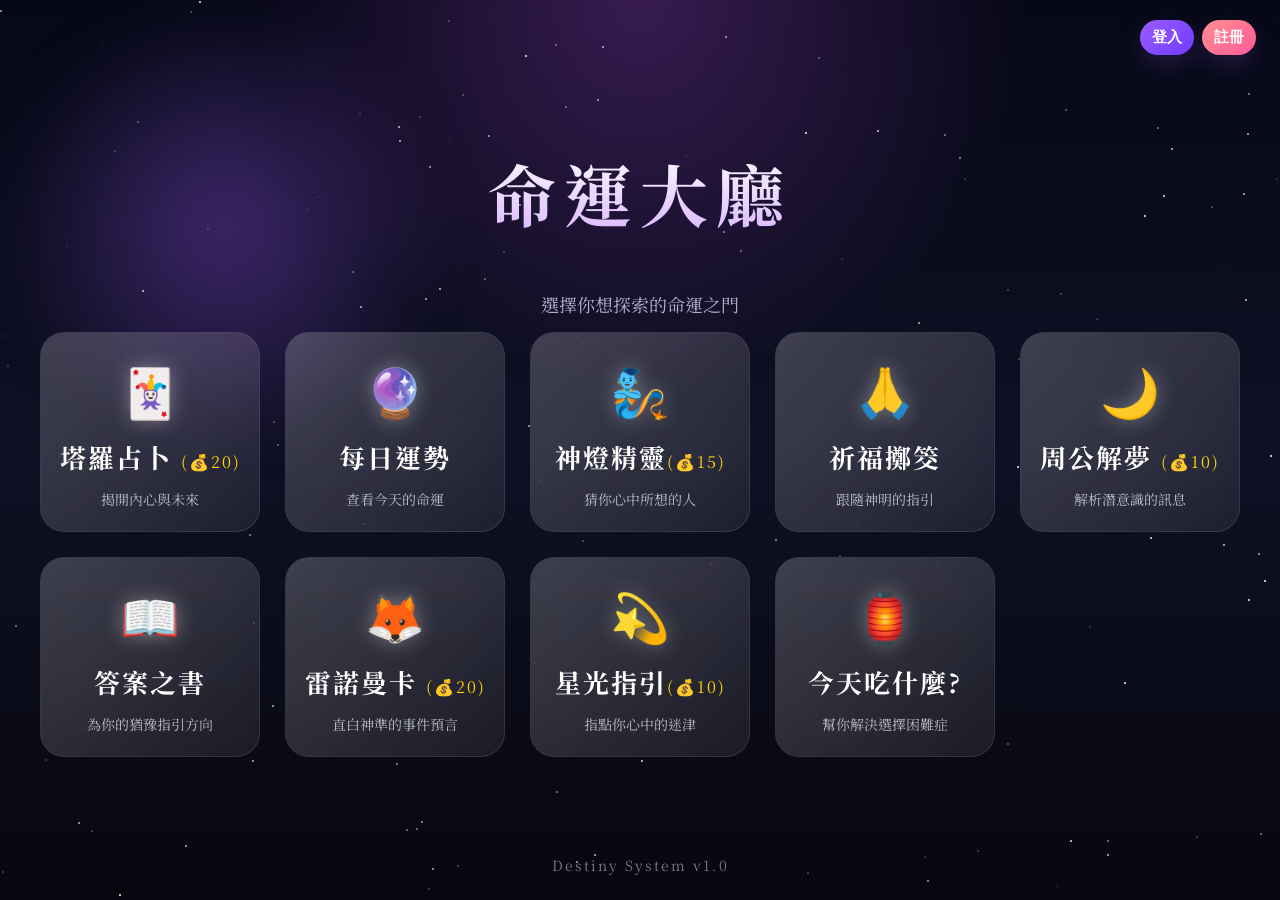
<file: templates/index.html>
<!DOCTYPE html>
<html lang="zh-Hant">

<head>
    <meta charset="UTF-8">
    <meta name="viewport" content="width=device-width, initial-scale=1.0">
    <title>命運大廳</title>

    <!-- 字體 -->
    <link rel="preconnect" href="https://fonts.googleapis.com">
    <link rel="preconnect" href="https://fonts.gstatic.com" crossorigin>
    <link href="https://fonts.googleapis.com/css2?family=Noto+Serif+TC:wght@400;600;700&display=swap"
        rel="stylesheet">
    <link rel="stylesheet" href="/static/css/style.css">
</head>

<body>

    <!-- 星空 -->
    <div class="stars" id="stars"></div>

    <!-- 發光背景 -->
    <div class="orb"></div>

    <!-- 右上角認證按鈕群組 -->
    <div class="auth-top-group">
        <!-- 未登入時顯示的按鈕 -->
        <button id="loginTopBtn" class="auth-top-btn" onclick="window.location.href='/auth'">登入</button>
        <button id="registerTopBtn" class="auth-top-btn auth-register-btn" onclick="window.location.href='/auth'">註冊</button>
        
        <!-- 登入後顯示的頭像下拉選單 -->
        <div id="avatarDropdown" class="avatar-dropdown-container" style="display:none;">
            <!-- 頭像按鈕，點擊可展開下拉式選單 -->
            <button class="avatar-btn" onclick="toggleAvatarMenu()">
                <!-- 頭像圖片 -->
                <img id="avatarImg" class="avatar-img" src="data:image/svg+xml,%3Csvg xmlns='http://www.w3.org/2000/svg' viewBox='0 0 100 100'%3E%3Ccircle cx='50' cy='35' r='25' fill='%23aa78ff'/%3E%3Cellipse cx='50' cy='70' rx='35' ry='30' fill='%23aa78ff'/%3E%3C/svg%3E" alt="用戶頭像">
                <!-- 下拉箭頭 -->
                <span class="avatar-arrow">▼</span>
            </button>
            
            <!-- 下拉式選單 -->
            <div id="avatarMenu" class="avatar-menu" style="display:none;">
                <!-- 頭像更改區域 -->
                <div class="menu-section avatar-upload-section">
                    <div class="avatar-upload-label">更改頭像</div>
                    <input type="file" id="avatarFileInput" class="avatar-file-input" accept="image/*" onchange="handleAvatarUpload(event)">
                    <label for="avatarFileInput" class="avatar-upload-btn">選擇圖片</label>
                </div>
                
                <!-- 用戶資訊區域 -->
                <div class="menu-section user-info-section">
                    <div class="menu-item"><strong>姓名：</strong><span id="dropdownUserName"></span></div>
                    <div class="menu-item"><strong>電子郵件：</strong><span id="dropdownUserEmail"></span></div>
                    <div class="menu-item"><strong>註冊日期：</strong><span id="dropdownUserRegistered"></span></div>
                </div>

                <!--日歷-->
                <div class="menu-section">
                    <div style="font-weight:bold;margin-bottom:10px;">
                        📅 本月運勢
                    </div>
                    <div id="userFortuneCalendar"></div>
                    <div id="fortuneRadar" style="width:280px;height:280px;margin-top:15px;">
                    </div>
                </div>
                
                <!-- 元智幣區域 -->
                <div class="menu-section coin-section">
                    <div class="coin-display">
                        <div class="coin-title">剩餘元智幣</div>
                        <div class="coin-value" id="dropdownUserBalance">0</div>
                    </div>
                    <button class="coin-earn-btn" onclick="window.location.href='/rpg'">看廣告拿幣</button>
                </div>
                
                <!-- 登出按鈕 -->
                <div class="menu-section logout-section">
                    <button class="logout-menu-btn" onclick="logout()">登出</button>
                </div>
            </div>
        </div>
    </div>

    <div id="userModal" class="user-modal-overlay" style="display:none;">
        <div class="user-modal-card">
            <div class="user-modal-header">
                <h2>使用者資訊</h2>
                <button class="modal-close-btn" onclick="toggleUserModal()">×</button>
            </div>
            <div class="user-modal-body">
                <div class="user-info-row"><strong>姓名：</strong><span id="modalUserName"></span></div>
                <div class="user-info-row"><strong>電子郵件：</strong><span id="modalUserEmail"></span></div>
                <div class="user-info-row"><strong>註冊時間：</strong><span id="modalUserRegistered"></span></div>
            </div>
            <div class="user-coin-box">
                <div>
                    <div class="coin-title">剩餘元智幣</div>
                    <div class="coin-value" id="modalUserBalance">0</div>
                </div>
                <button class="coin-action-btn" onclick="window.location.href='/rpg'">看廣告拿幣</button>
            </div>
        </div>
    </div>

    <!-- ===================== -->
    <!-- 大廳 -->
    <!-- ===================== -->

    <div class="container" id="lobbyPage">

        <div class="title">命運大廳</div>

        <div class="welcome-text" id="welcomeText"></div>

        <div class="subtitle">
            選擇你想探索的命運之門
        </div>

        <div class="menu-grid">

            <div class="card" onclick="window.location.href='/tarot'">
                <div class="card-content">
                    <div class="icon">🃏</div>
                    <h2>塔羅占卜 <span style="font-size: 16px; color: #ffd700; font-weight: normal;">(💰20)</span></h2>
                    <p>揭開內心與未來</p>
                </div>
            </div>

            <div class="card" onclick="window.location.href='/fortune'">

                <div class="card-content">

                    <div class="icon">🔮</div>

                    <h2>每日運勢</h2>

                    <p>查看今天的命運</p>

                </div>

            </div>

            <div class="card" onclick="window.location.href='/ai'">

                <div class="card-content">

                    <div class="icon">🧞</div>

                    <h2>神燈精靈<span style="font-size: 16px; color: #ffd700; font-weight: normal;">(💰15)</span></h2>

                    <p>猜你心中所想的人</p>

                </div>

            </div>

            <div class="card" onclick="window.location.href='/jiao'">

                <div class="card-content">

                    <div class="icon">🙏</div>

                    <h2>祈福擲筊</h2>

                    <p>跟隨神明的指引</p>

                </div>

            </div>

            <div class="card" onclick="window.location.href='/dream'">
                <div class="card-content">
                    <div class="icon">🌙</div>
                    <h2>周公解夢 <span style="font-size: 16px; color: #ffd700; font-weight: normal;">(💰10)</span></h2>
                    <p>解析潛意識的訊息</p>
                </div>
            </div>

            <div class="card" onclick="window.location.href='/answerbook'">
                <div class="card-content">
                    <div class="icon">📖</div>
                    <h2>答案之書</h2>
                    <p>為你的猶豫指引方向</p>
                </div>
            </div>

            <div class="card" onclick="window.location.href='/lenormand'">
                <div class="card-content">
                    <div class="icon">🦊</div>
                    <h2>雷諾曼卡 <span style="font-size: 16px; color: #ffd700; font-weight: normal;">(💰20)</span></h2>
                    <p>直白神準的事件預言</p>
                </div>
            </div>

            <div class="card" onclick="window.location.href='/guidance'">
                <div class="card-content">
                    <div class="icon">💫</div>
                    <h2>星光指引<span style="font-size: 16px; color: #ffd700; font-weight: normal;">(💰10)</span></h2>
                    <p>指點你心中的迷津</p>
                </div>
            </div>

            <div class="card" onclick="window.location.href='/food'">
                <div class="card-content">
                    <div class="icon">🏮</div>
                    <h2>今天吃什麼?</h2>
                    <p>幫你解決選擇困難症</p>
                </div>
            </div>

        </div>

        <div class="bottom-text">
            Destiny System v1.0
        </div>

    </div>

    <script src="/static/js/data.js"></script>
    <script src="/static/js/main.js"></script>

    <script src="/static/js/auth.js"></script>
    <script src="/static/js/rpg.js"></script>
    <script src="/static/js/tarot.js"></script>
    <script src="/static/js/genie.js"></script>
    <script src="/static/js/jiao.js"></script>
    <script src="/static/js/dream.js"></script>
    <script src="/static/js/answerbook.js"></script>
    <script src="/static/js/lenormand.js"></script>

    <script src="https://cdn.plot.ly/plotly-latest.min.js"></script>
    <script src="/static/js/fortune.js"></script>
</body>
</html>
</file>
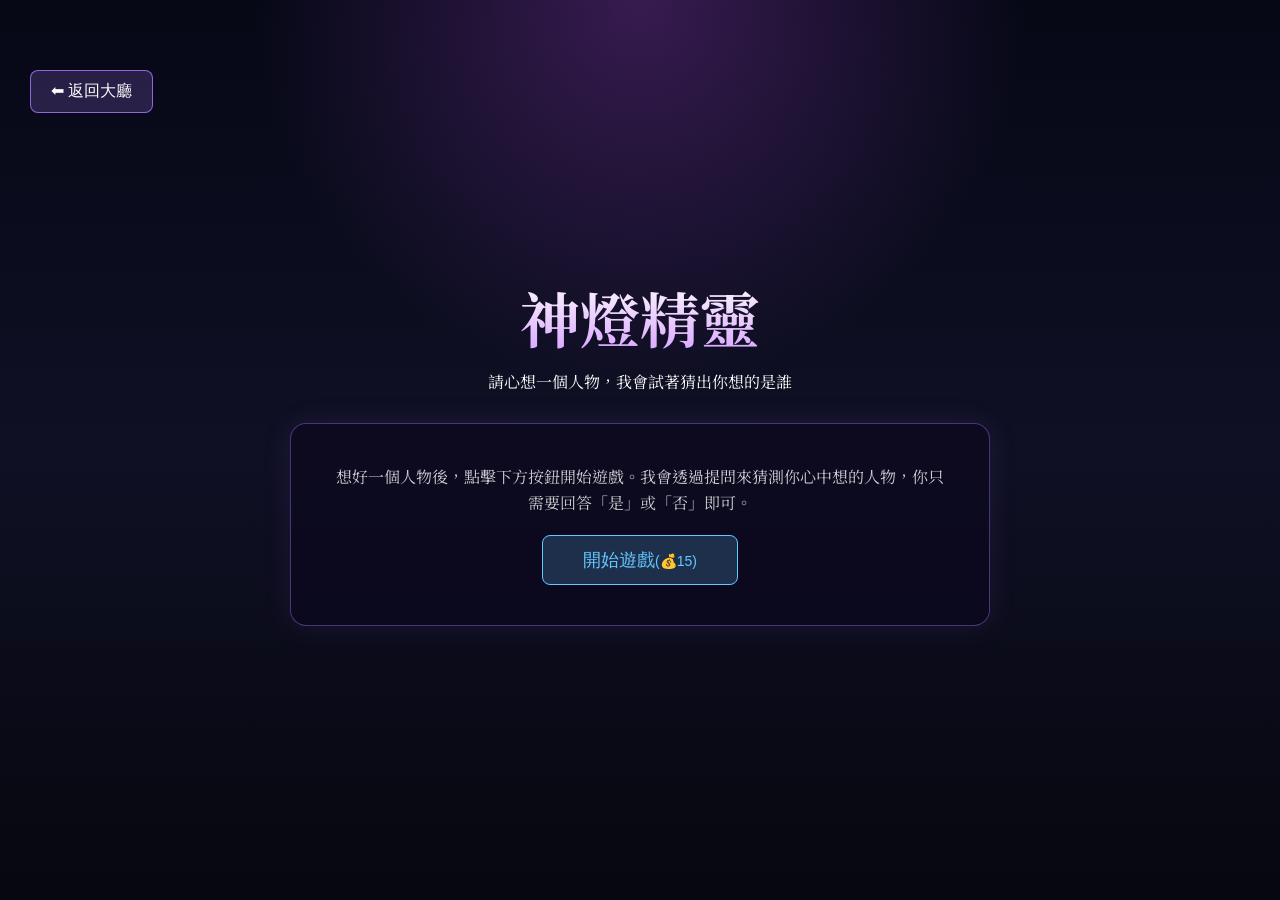
<file: templates/ai.html>
<!-- ===================== -->
    <!-- 神燈精靈頁面 -->
    <!-- ===================== -->

<!DOCTYPE html>
<html lang="zh-Hant">
<head>
    <meta charset="UTF-8">
    <meta name="viewport" content="width=device-width, initial-scale=1.0">
    <title>神燈精靈 - 命運大廳</title>

    <link rel="preconnect" href="https://fonts.googleapis.com">
    <link rel="preconnect" href="https://fonts.gstatic.com" crossorigin>
    <link href="https://fonts.googleapis.com/css2?family=Noto+Serif+TC:wght@400;600;700&display=swap" rel="stylesheet">
    
    <link rel="stylesheet" href="/static/css/style.css">
</head>

<body>
    <div id="geniePage" style="display: flex; min-height: 100vh; flex-direction: column; justify-content: center; align-items: center; position: relative; z-index: 10; padding: 20px; box-sizing: border-box;">
        <h1 class="fortune-title" style="margin-bottom: 10px; z-index: 5; color: white;">
            神燈精靈
        </h1>
        <p class="fortune-subtitle" id="genieSubtitle" style="margin-bottom: 30px; z-index: 5; color: white;">
            請心想一個人物，我會試著猜出你想的是誰
        </p>

        <div style="background: rgba(12, 8, 30, 0.6); padding: 40px; border-radius: 16px; border: 1px solid rgba(170, 120, 255, 0.4); max-width: 700px; width: 90%; text-align: center; z-index: 5; box-shadow: 0 0 30px rgba(170, 120, 255, 0.1);">
            
            <!-- 遊戲開始區域 -->
            <div id="genieStartArea" style="display: flex; flex-direction: column; align-items: center; gap: 20px;">
                <p style="color: rgba(255, 255, 255, 0.8); font-size: 16px; line-height: 1.6;">
                    想好一個人物後，點擊下方按鈕開始遊戲。我會透過提問來猜測你心中想的人物，你只需要回答「是」或「否」即可。
                </p>
                <button onclick="startGenieGame()" style="background: rgba(100, 200, 255, 0.2); border: 1px solid #64c8ff; color: #64c8ff; padding: 12px 40px; border-radius: 8px; font-size: 18px; cursor: pointer; transition: 0.3s;">
                    開始遊戲<span style="font-size: 14px;">(💰15)</span>
                </button>
            </div>

            <!-- 遊戲進行區域 -->
            <div id="genieGameArea" style="display: none; flex-direction: column; align-items: center; gap: 20px;">
                
                <!-- 問題計數 -->
                <div style="color: rgba(255, 255, 255, 0.6); font-size: 14px;">
                    第 <span id="genieQuestionCount">1</span> / <span id="genieMaxQuestions">20</span> 個問題
                </div>

                <!-- 當前問題 -->
                <div id="genieCurrentQuestion" style="background: rgba(0, 0, 0, 0.5); padding: 20px; border-radius: 8px; border: 1px solid rgba(100, 200, 255, 0.3); width: 100%; font-size: 16px; color: rgba(255, 255, 255, 0.95); line-height: 1.6;">
                    正在初始化...
                </div>

                <!-- 回答按鈕 -->
                <div style="display: flex; gap: 20px; justify-content: center; width: 100%;">
                    <button onclick="answerGenie('YES')" id="genieYesBtn" style="background: rgba(100, 255, 100, 0.2); border: 1px solid #64ff64; color: #64ff64; padding: 12px 50px; border-radius: 8px; font-size: 18px; cursor: pointer; transition: 0.3s; flex: 1;">
                        是
                    </button>
                    <button onclick="answerGenie('NO')" id="genieNoBtn" style="background: rgba(255, 100, 100, 0.2); border: 1px solid #ff6464; color: #ff6464; padding: 12px 50px; border-radius: 8px; font-size: 18px; cursor: pointer; transition: 0.3s; flex: 1;">
                        否
                    </button>
                </div>

                <!-- Loading 狀態 -->
                <div id="genieLoading" style="display: none; color: #ffd700; font-style: italic; font-size: 16px;">
                     精靈正在思考... 
                </div>
            </div>

            <!-- 遊戲結果區域 -->
            <div id="genieResultArea" style="display: none; flex-direction: column; align-items: center; gap: 20px;">
                
                <div id="genieResultMessage" style="background: rgba(0, 0, 0, 0.5); padding: 25px; border-radius: 8px; border: 1px solid rgba(255, 215, 0, 0.3); font-size: 16px; color: rgba(255, 255, 255, 0.95); line-height: 1.8; width: 100%;">
                </div>

                <button onclick="resetGenieGame()" style="background: rgba(170, 120, 255, 0.2); border: 1px solid rgba(170, 120, 255, 0.8); color: rgba(170, 120, 255, 0.9); padding: 12px 30px; border-radius: 8px; cursor: pointer; transition: 0.3s; font-size: 16px;">
                    🔄 再來一次
                </button>
            </div>
        </div>

        <button class="back-btn" onclick="window.location.href='/'" style="position: absolute; top: 30px; left: 30px; z-index: 1000; background: rgba(170, 120, 255, 0.2); border: 1px solid rgba(170, 120, 255, 0.8); color: white; padding: 10px 20px; border-radius: 8px; cursor: pointer; font-size: 16px;">
            ⬅ 返回大廳
        </button>
    </div>

    <script src="/static/js/data.js"></script>
    <script src="/static/js/main.js"></script>
    <script src="/static/js/genie.js"></script>
</body>
</html>
</file>
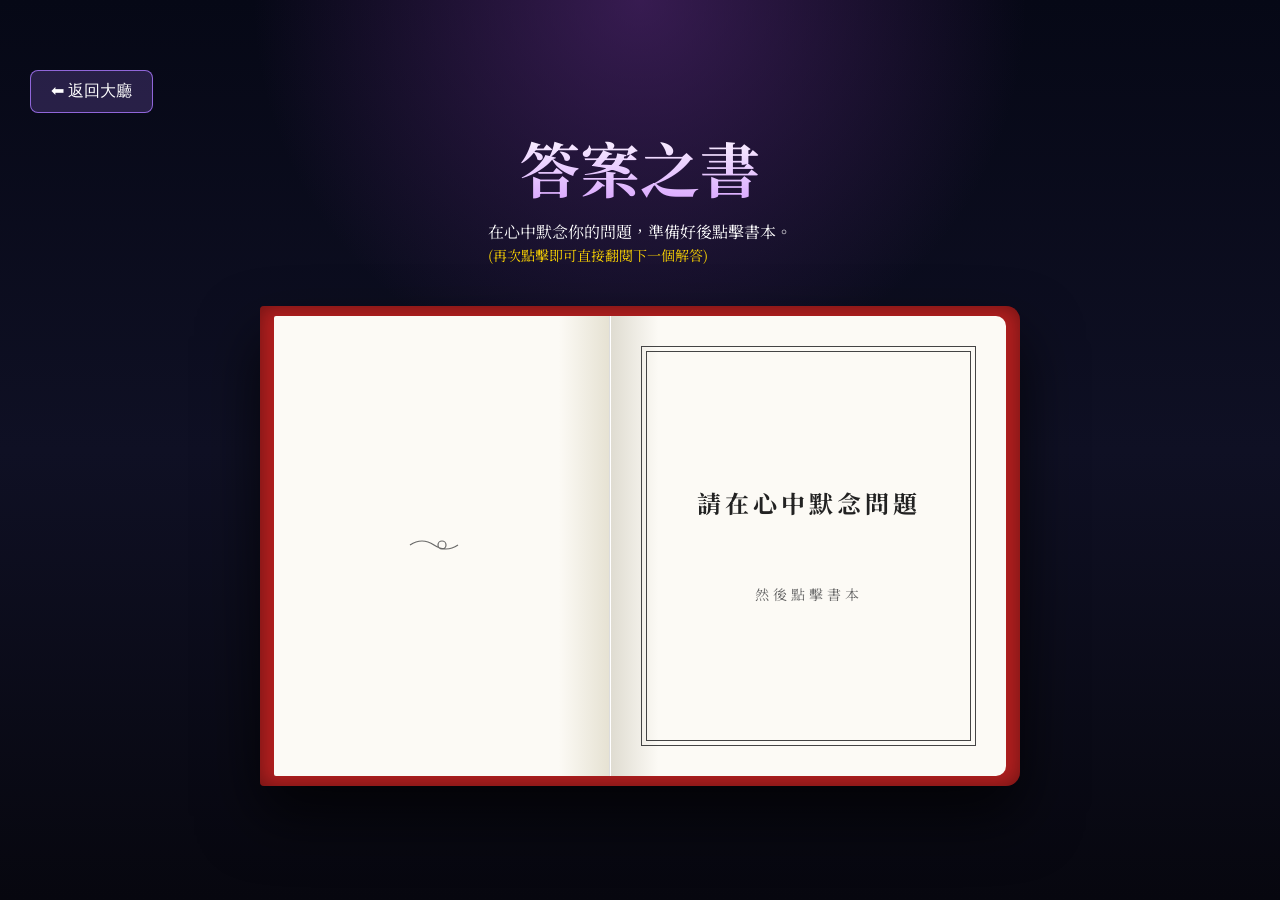
<file: templates/answerbook.html>
<!DOCTYPE html>
<html lang="zh-Hant">
<head>
    <meta charset="UTF-8">
    <meta name="viewport" content="width=device-width, initial-scale=1.0">
    <title>答案之書 - 命運大廳</title>

    <link rel="preconnect" href="https://fonts.googleapis.com">
    <link rel="preconnect" href="https://fonts.gstatic.com" crossorigin>
    <link href="https://fonts.googleapis.com/css2?family=Noto+Serif+TC:wght@400;600;700&display=swap" rel="stylesheet">
    
    <link rel="stylesheet" href="/static/css/style.css">
</head>

</body>
    <div id="answerBookPage" style="display: flex; min-height: 100vh; flex-direction: column; justify-content: center; align-items: center; position: relative; z-index: 10; padding: 20px; box-sizing: border-box;">
        <h1 class="fortune-title" style="margin-bottom: 10px; z-index: 5; color: white;">
        <h1 class="fortune-title" style="margin-bottom: 10px; z-index: 5; color: white;">
            答案之書
        </h1>
        <p class="fortune-subtitle" style="margin-bottom: 40px; z-index: 5; color: white;">
            在心中默念你的問題，準備好後點擊書本。<br>
            <span style="color: #ffd700; font-size: 14px;">(再次點擊即可直接翻閱下一個解答)</span>
        </p>

        <div class="open-book-wrapper" onclick="flipBook()">
            <div class="book-cover">
                
                <div class="page page-left">
                    <div class="page-ornament">
                        <svg viewBox="0 0 100 20" width="80">
                            <path fill="none" stroke="#444" stroke-width="1.5" d="M10,10 Q25,0 40,10 T70,10 M50,5 A5,5 0 1,1 50,15 A5,5 0 1,1 50,5"></path>
                        </svg>
                    </div>
                </div>
                
                <div class="page page-right">
                    <div class="page-border">
                        <div id="answerResult" class="answer-text">
                            請點擊書本<br><br>
                            <span style="font-size: 14px; font-weight: normal; color: #666;">尋找解答</span>
                        </div>
                    </div>
                </div>

                <div id="flippingPage" class="flipping-page">
                    <div class="page-border"></div>
                </div>

            </div>
        </div>

        <button class="back-btn" onclick="window.location.href='/'" style="position: absolute; top: 30px; left: 30px; z-index: 1000; background: rgba(170, 120, 255, 0.2); border: 1px solid rgba(170, 120, 255, 0.8); color: white; padding: 10px 20px; border-radius: 8px; cursor: pointer; font-size: 16px;">
            ⬅ 返回大廳
        </button>
    </div>

        <script src="/static/js/data.js"></script>
        <script src="/static/js/main.js"></script>
        <script src="/static/js/answerbook.js"></script>
</body>
</html>
</file>
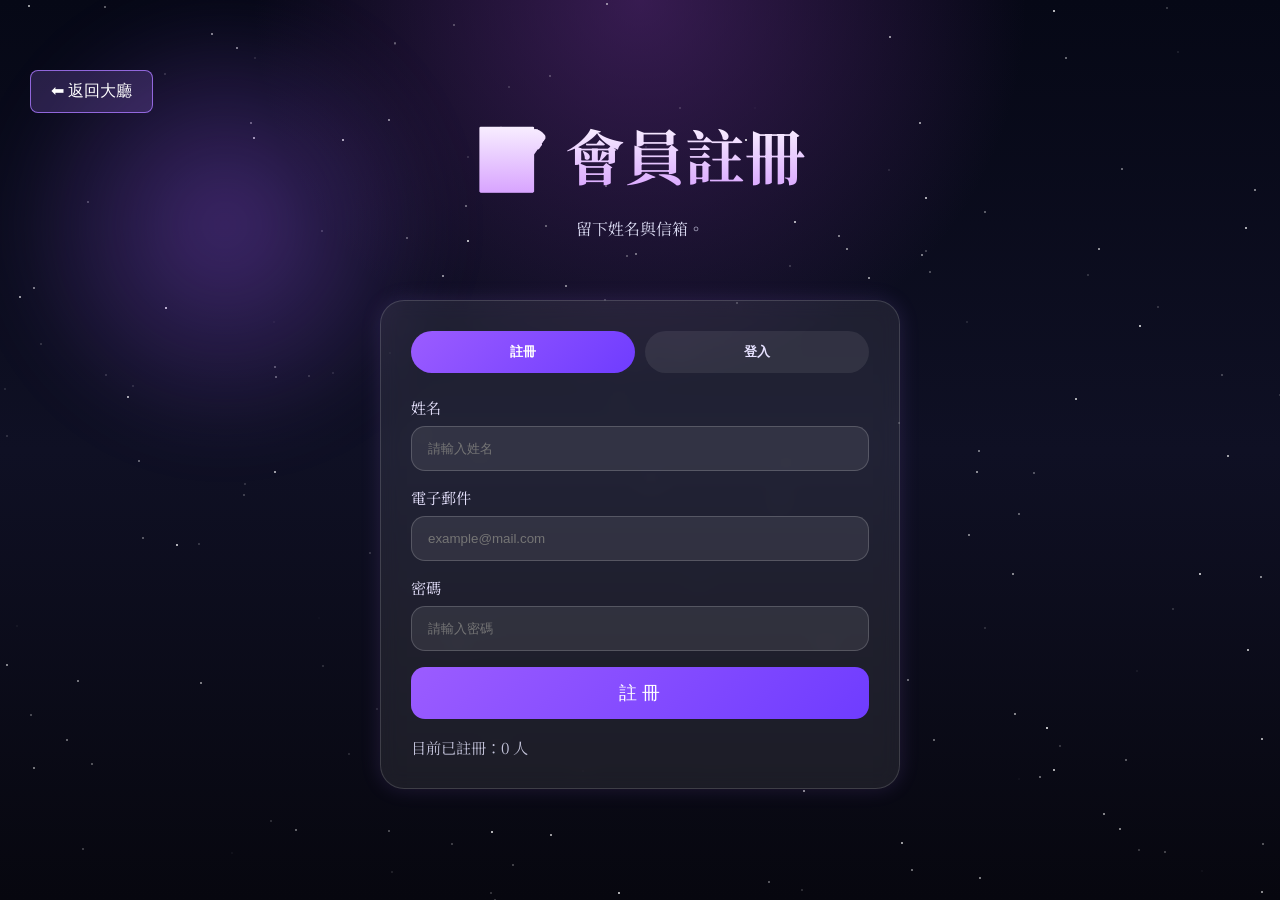
<file: templates/auth.html>
<!DOCTYPE html>
<html lang="zh-Hant">
<head>
    <meta charset="UTF-8">
    <meta name="viewport" content="width=device-width, initial-scale=1.0">
    <title>會員登入 - 命運大廳</title>
    <link rel="preconnect" href="https://fonts.googleapis.com">
    <link rel="preconnect" href="https://fonts.gstatic.com" crossorigin>
    <link href="https://fonts.googleapis.com/css2?family=Noto+Serif+TC:wght@400;600;700&display=swap" rel="stylesheet">
    <link rel="stylesheet" href="/static/css/style.css">
</head>
<body>
    <div class="stars" id="stars"></div>
    <div class="orb"></div>

    <div style="display: flex; min-height: 100vh; flex-direction: column; justify-content: center; align-items: center; position: relative; z-index: 10; padding: 20px;">
        
        <h1 class="fortune-title" id="authTitle">📝 會員註冊</h1>
        <p class="fortune-subtitle" id="authSubtitle">留下姓名與信箱。</p>

        <div class="register-card" style="position: relative; z-index: 5;">
            <div class="auth-tab-group">
                <button id="authTabRegister" class="auth-tab-btn auth-active" type="button" onclick="setAuthMode('register')">註冊</button>
                <button id="authTabLogin" class="auth-tab-btn" type="button" onclick="setAuthMode('login')">登入</button>
            </div>

            <form id="registerForm" class="register-form auth-form">
                <div class="form-group">
                    <label for="registerName">姓名</label>
                    <input id="registerName" name="name" type="text" placeholder="請輸入姓名" required>
                </div>
                <div class="form-group">
                    <label for="registerEmail">電子郵件</label>
                    <input id="registerEmail" name="email" type="email" placeholder="example@mail.com" required>
                </div>
                <div class="form-group">
                    <label for="registerPassword">密碼</label>
                    <input id="registerPassword" name="password" type="password" placeholder="請輸入密碼" required>
                </div>
                <button type="submit" class="submit-btn">註 冊</button>
            </form>

            <form id="loginForm" class="register-form auth-form" style="display:none;">
                <div class="form-group">
                    <label for="loginEmail">電子郵件</label>
                    <input id="loginEmail" name="email" type="email" placeholder="example@mail.com" required>
                </div>
                <div class="form-group">
                    <label for="loginPassword">密碼</label>
                    <input id="loginPassword" name="password" type="password" placeholder="請輸入密碼" required>
                </div>
                <button type="submit" class="submit-btn">登入</button>
            </form>

            <div class="register-meta" id="registerMeta">
                目前已註冊：<span id="registeredCount">0</span> 人
            </div>

            <div class="register-alert" id="registerAlert"></div>
            <div class="register-alert" id="loginAlert"></div>
        </div>

        <button class="back-btn" onclick="window.location.href='/'" style="position: absolute; top: 30px; left: 30px; z-index: 1000; background: rgba(170, 120, 255, 0.2); border: 1px solid rgba(170, 120, 255, 0.8); color: white; padding: 10px 20px; border-radius: 8px; cursor: pointer; font-size: 16px;">
            ⬅ 返回大廳
        </button>
    </div>

    <script src="/static/js/data.js"></script>
    <script src="/static/js/main.js"></script>
</body>
</html>
</file>
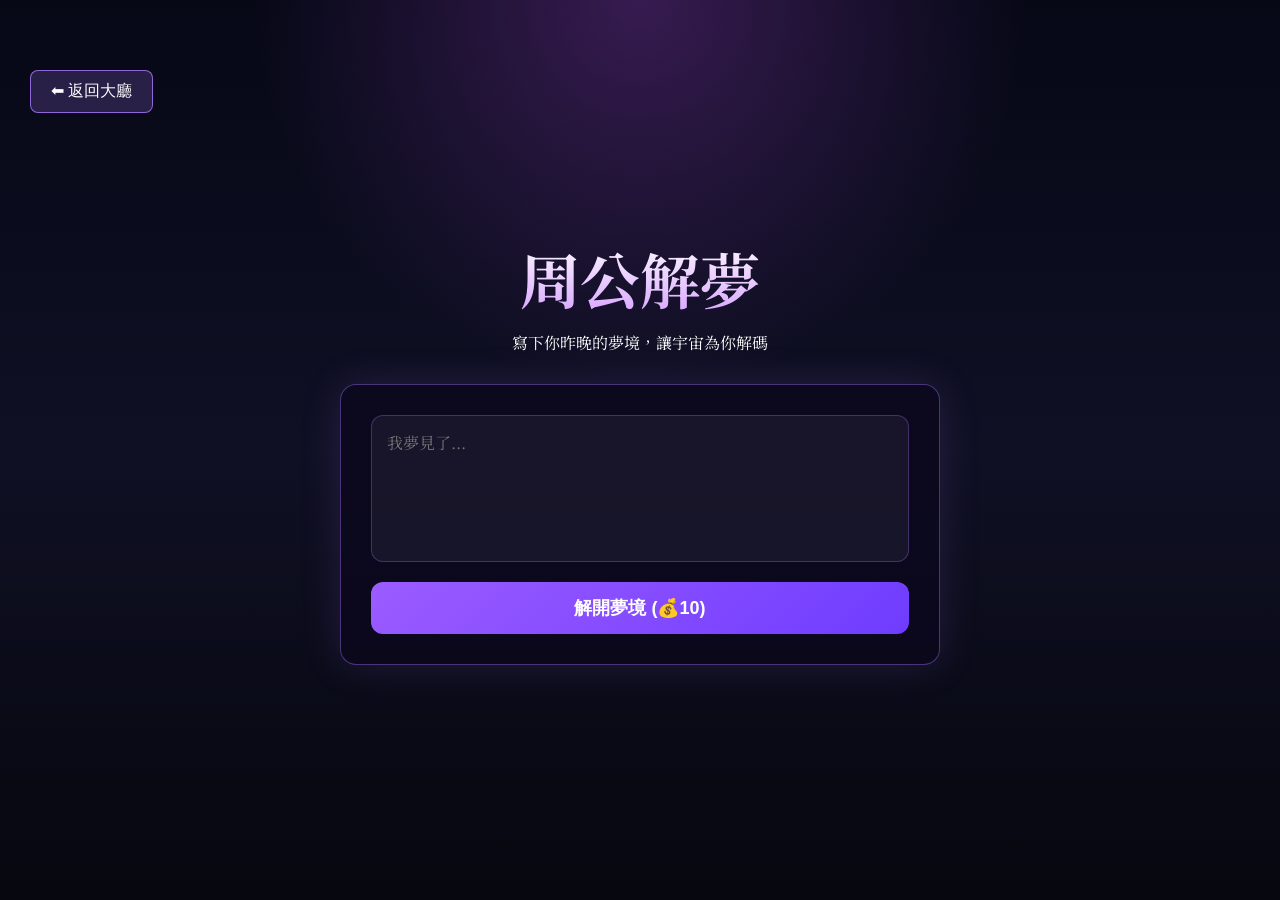
<file: templates/dream.html>
<!-- 2. 解夢專屬頁面 -->
<!DOCTYPE html>
<html lang="zh-Hant">
<head>
    <meta charset="UTF-8">
    <meta name="viewport" content="width=device-width, initial-scale=1.0">
    <title>周公解夢 - 命運大廳</title>

    <link rel="preconnect" href="https://fonts.googleapis.com">
    <link rel="preconnect" href="https://fonts.gstatic.com" crossorigin>
    <link href="https://fonts.googleapis.com/css2?family=Noto+Serif+TC:wght@400;600;700&display=swap" rel="stylesheet">
    
    <link rel="stylesheet" href="/static/css/style.css">
</head>

</body>
    <div id="dreamPage" style="display: flex; min-height: 100vh; flex-direction: column; justify-content: center; align-items: center; position: relative; z-index: 10; padding: 20px; box-sizing: border-box;">
        <h1 class="fortune-title" style="margin-bottom: 10px; z-index: 5; color: white;">
            周公解夢
        </h1>
        <p class="fortune-subtitle" style="margin-bottom: 30px; z-index: 5; color: white;">
            寫下你昨晚的夢境，讓宇宙為你解碼
        </p>

        <div style="background: rgba(12, 8, 30, 0.7); padding: 30px; border-radius: 16px; border: 1px solid rgba(170, 120, 255, 0.4); max-width: 600px; width: 90%; z-index: 5; box-shadow: 0 0 40px rgba(170, 120, 255, 0.15); display: flex; flex-direction: column; gap: 20px;">
            
            <textarea id="dreamInput" placeholder="我夢見了..." rows="5" style="width: 100%; padding: 15px; border-radius: 12px; background: rgba(255, 255, 255, 0.05); border: 1px solid rgba(170, 120, 255, 0.3); color: white; font-size: 16px; outline: none; resize: none; font-family: inherit;"></textarea>

            <button id="submitDreamBtn" onclick="analyzeDream()" style="background: linear-gradient(135deg, #9b5cff, #6f3cff); border: none; color: white; padding: 14px; border-radius: 12px; font-size: 18px; font-weight: bold; cursor: pointer; transition: 0.3s; width: 100%;">
                解開夢境 (💰10)
            </button>

            <div id="dreamLoading" style="display: none; color: #d8b4ff; text-align: center; font-style: italic; font-size: 16px; padding: 10px;">
                🌙 潛意識連結中，請稍候...
            </div>

            <div id="dreamResult" style="display: none; font-size: 15px; color: rgba(255, 255, 255, 0.95); line-height: 1.8; background: rgba(0, 0, 0, 0.4); padding: 20px; border-radius: 12px; border: 1px solid rgba(170, 120, 255, 0.2); max-height: 300px; overflow-y: auto;">
            </div>
        </div>

        <button class="back-btn" onclick="window.location.href='/'" style="position: absolute; top: 30px; left: 30px; z-index: 1000; background: rgba(170, 120, 255, 0.2); border: 1px solid rgba(170, 120, 255, 0.8); color: white; padding: 10px 20px; border-radius: 8px; cursor: pointer; font-size: 16px;">
            ⬅ 返回大廳
        </button>
    </div>

    <script src="/static/js/data.js"></script>
    <script src="/static/js/main.js"></script>
    <script src="/static/js/dream.js"></script>
</body>
</html>
</file>
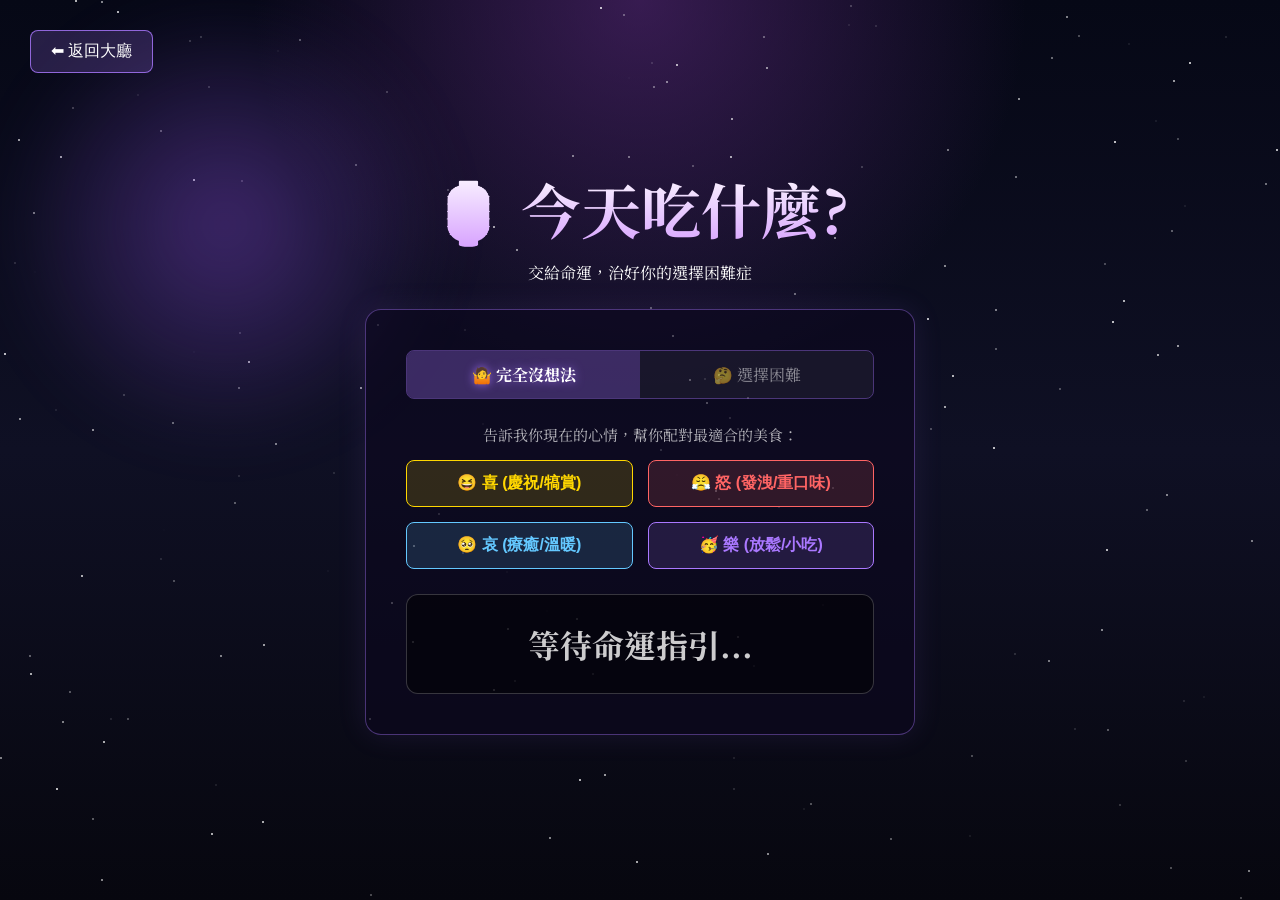
<file: templates/food.html>
<!DOCTYPE html>
<html lang="zh-Hant">
<head>
    <meta charset="UTF-8">
    <meta name="viewport" content="width=device-width, initial-scale=1.0">
    <title>今天吃什麼 - 命運大廳</title>

    <link rel="preconnect" href="https://fonts.googleapis.com">
    <link rel="preconnect" href="https://fonts.gstatic.com" crossorigin>
    <link href="https://fonts.googleapis.com/css2?family=Noto+Serif+TC:wght@400;600;700&display=swap" rel="stylesheet">
    
    <link rel="stylesheet" href="/static/css/style.css">
    
    <script src="https://code.jquery.com/jquery-3.7.1.min.js"></script>

    <style>
        .food-tab-btn {
            flex: 1;
            padding: 12px;
            background: rgba(255, 255, 255, 0.05);
            border: none;
            color: rgba(255, 255, 255, 0.5);
            font-size: 16px;
            cursor: pointer;
            transition: 0.3s;
            font-family: inherit;
        }
        .food-tab-btn.active {
            background: rgba(170, 120, 255, 0.3);
            color: white;
            font-weight: bold;
            text-shadow: 0 0 10px rgba(170, 120, 255, 0.8);
        }
    </style>
</head>

<body>
    <div class="stars" id="stars"></div>
    <div class="orb"></div>

    <div style="display: flex; min-height: 100vh; flex-direction: column; justify-content: center; align-items: center; position: relative; z-index: 10; padding: 20px; box-sizing: border-box;">
        
        <h1 class="fortune-title" style="margin-bottom: 10px; color: white;">
            🏮 今天吃什麼?
        </h1>
        <p class="fortune-subtitle" style="margin-bottom: 25px; color: white;">
            交給命運，治好你的選擇困難症
        </p>

        <div style="background: rgba(12, 8, 30, 0.6); padding: 40px; border-radius: 16px; border: 1px solid rgba(170, 120, 255, 0.4); max-width: 550px; width: 100%; text-align: center; box-shadow: 0 0 30px rgba(170, 120, 255, 0.1); box-sizing: border-box;">
            
            <div style="display: flex; border-radius: 8px; overflow: hidden; border: 1px solid rgba(170, 120, 255, 0.4); margin-bottom: 25px;">
                <button class="food-tab-btn active" data-target="mode-no-idea">🤷 完全沒想法</button>
                <button class="food-tab-btn" data-target="mode-hard-choice">🤔 選擇困難</button>
            </div>

            <div id="mode-no-idea" class="food-mode-section">
                <p style="color: rgba(255,255,255,0.7); font-size: 15px; margin-bottom: 15px;">告訴我你現在的心情，幫你配對最適合的美食：</p>
                <div style="display: grid; grid-template-columns: 1fr 1fr; gap: 15px; margin-bottom: 25px;">
                    <button class="mood-btn" data-mood="joy" style="background: rgba(255, 215, 0, 0.15); border: 1px solid #ffd700; color: #ffd700; padding: 12px; border-radius: 8px; cursor: pointer; font-size: 16px; font-weight: bold; transition: 0.3s;">
                        😆 喜 (慶祝/犒賞)
                    </button>
                    <button class="mood-btn" data-mood="anger" style="background: rgba(255, 100, 100, 0.15); border: 1px solid #ff6464; color: #ff6464; padding: 12px; border-radius: 8px; cursor: pointer; font-size: 16px; font-weight: bold; transition: 0.3s;">
                        😤 怒 (發洩/重口味)
                    </button>
                    <button class="mood-btn" data-mood="sorrow" style="background: rgba(100, 200, 255, 0.15); border: 1px solid #64c8ff; color: #64c8ff; padding: 12px; border-radius: 8px; cursor: pointer; font-size: 16px; font-weight: bold; transition: 0.3s;">
                        🥺 哀 (療癒/溫暖)
                    </button>
                    <button class="mood-btn" data-mood="fun" style="background: rgba(170, 120, 255, 0.15); border: 1px solid #aa78ff; color: #aa78ff; padding: 12px; border-radius: 8px; cursor: pointer; font-size: 16px; font-weight: bold; transition: 0.3s;">
                        🥳 樂 (放鬆/小吃)
                    </button>
                </div>
            </div>

            <div id="mode-hard-choice" class="food-mode-section" style="display: none;">
                <p style="color: rgba(255,255,255,0.7); font-size: 15px; margin-bottom: 15px;">輸入你正在猶豫的選項 (用逗號 , 分隔)：</p>
                <textarea id="customFoodList" style="width: 100%; height: 80px; background: rgba(0,0,0,0.3); border: 1px solid rgba(255,255,255,0.2); color: white; border-radius: 8px; padding: 15px; font-size: 15px; resize: none; outline: none; box-sizing: border-box; margin-bottom: 15px;">麥當勞, 肯德基, 巷口麵店, 健康餐盒</textarea>
                
                <button id="manualRollBtn" style="width: 100%; background: rgba(170, 120, 255, 0.2); border: 1px solid #aa78ff; color: white; padding: 12px; border-radius: 8px; cursor: pointer; font-size: 18px; font-weight: bold; transition: 0.3s; margin-bottom: 25px;">
                    幫我決定！
                </button>
            </div>

            <div id="foodResult" style="font-size: 32px; font-weight: bold; color: rgba(255,255,255,0.8); height: 100px; display: flex; align-items: center; justify-content: center; background: rgba(0,0,0,0.5); border-radius: 12px; border: 1px solid rgba(255,255,255,0.2); overflow: hidden;">
                等待命運指引...
            </div>
            
        </div>

        <button id="backToLobbyBtn" style="position: absolute; top: 30px; left: 30px; background: rgba(170, 120, 255, 0.2); border: 1px solid rgba(170, 120, 255, 0.8); color: white; padding: 10px 20px; border-radius: 8px; cursor: pointer; font-size: 16px;">
            ⬅ 返回大廳
        </button>
    </div>

    <script src="/static/js/data.js"></script>
    <script src="/static/js/main.js"></script>
    <script src="/static/js/food.js"></script>
</body>
</html>
</file>
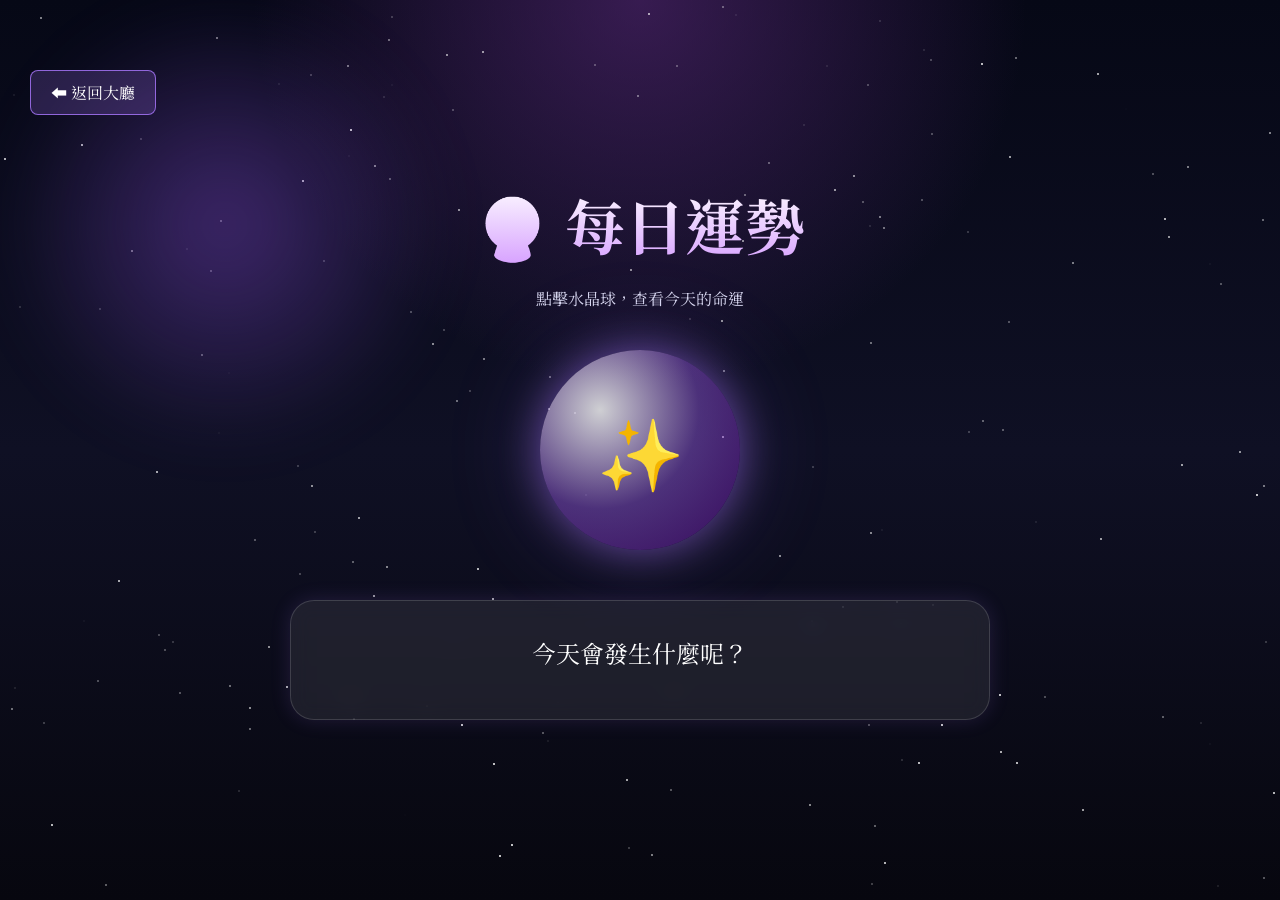
<file: templates/fortune.html>
<!-- ===================== -->
<!-- 每日運勢頁 -->
<!-- ===================== -->

<!DOCTYPE html>
<html lang="zh-Hant">

<head>
    <meta charset="UTF-8">
    <meta name="viewport" content="width=device-width, initial-scale=1.0">
    <title>每日運勢 - 命運大廳</title>

    <link rel="preconnect" href="https://fonts.googleapis.com">
    <link rel="preconnect" href="https://fonts.gstatic.com" crossorigin>
    <link href="https://fonts.googleapis.com/css2?family=Noto+Serif+TC:wght@400;600;700&display=swap" rel="stylesheet">
    <link rel="stylesheet" href="/static/css/style.css">
</head>

<body> <div class="stars" id="stars"></div>
    <div class="orb"></div>

    <div id="fortunePage" style="display: flex; flex-direction: column; align-items: center; justify-content: center; min-height: 100vh; position: relative; z-index: 10;">

        <h1 class="fortune-title">
            🔮 每日運勢
        </h1>

        <p class="fortune-subtitle">
            點擊水晶球，查看今天的命運
        </p>

        <div class="crystal-ball" onclick="getFortune()">
            ✨
        </div>

        <div class="fortune-result" id="fortuneResult">
            今天會發生什麼呢？
        </div>

        <button class="back-btn" onclick="window.location.href='/'" style="position: absolute; top: 30px; left: 30px; background: rgba(170, 120, 255, 0.2); border: 1px solid rgba(170, 120, 255, 0.8); color: white; padding: 10px 20px; border-radius: 8px; cursor: pointer; font-size: 16px; font-family: inherit; z-index: 20;">
            ⬅ 返回大廳
        </button>

    </div>

    <script src="/static/js/data.js"></script>
    <script src="/static/js/main.js"></script>
    <script src="/static/js/fortune.js"></script>

</body> </html>
</file>
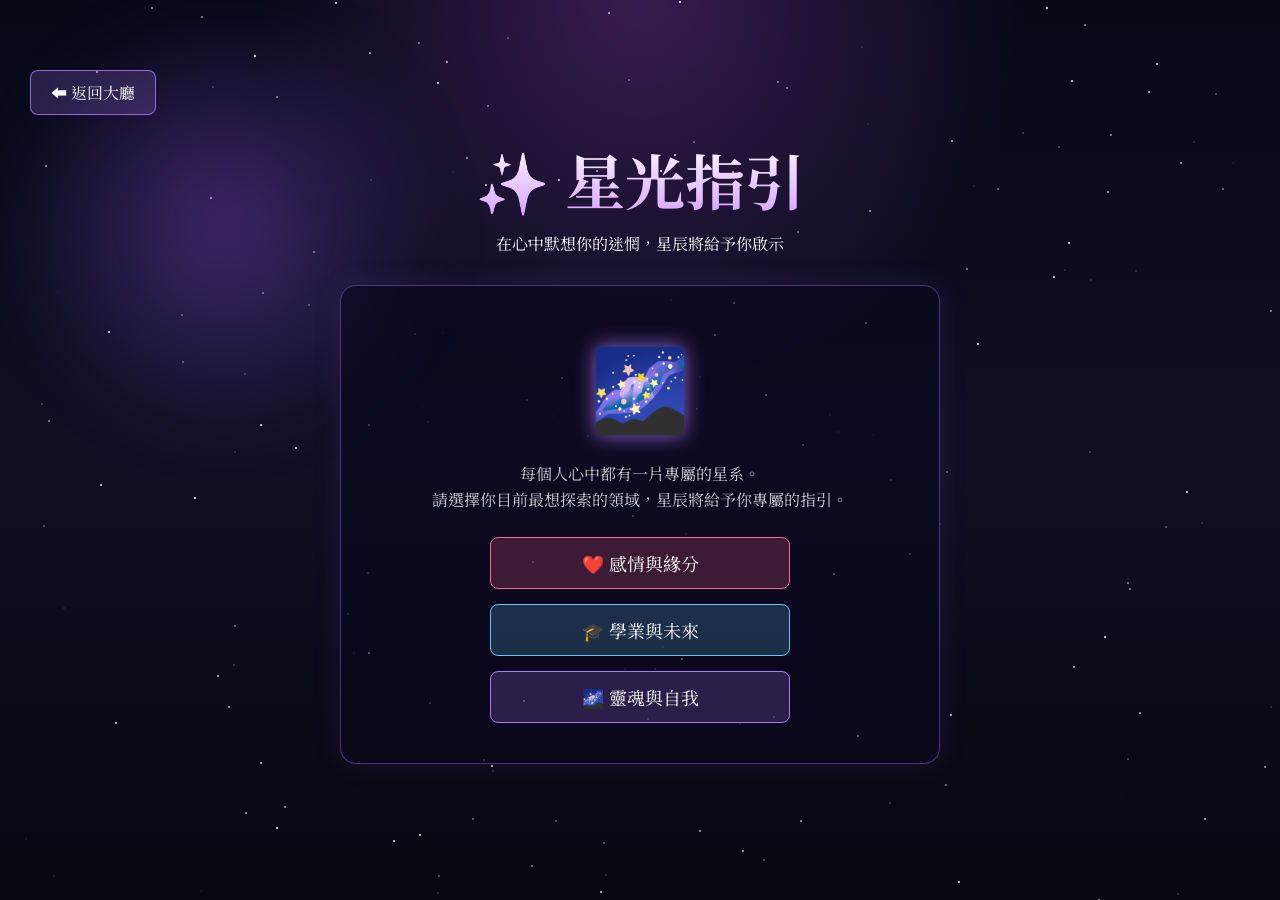
<file: templates/guidance.html>
<!DOCTYPE html>
<html lang="zh-Hant">

<head>
    <meta charset="UTF-8">
    <meta name="viewport" content="width=device-width, initial-scale=1.0">
    <title>星光指引 - 命運大廳</title>

    <link rel="preconnect" href="https://fonts.googleapis.com">
    <link rel="preconnect" href="https://fonts.gstatic.com" crossorigin>
    <link href="https://fonts.googleapis.com/css2?family=Noto+Serif+TC:wght@400;600;700&display=swap"
        rel="stylesheet">
    <link rel="stylesheet" href="/static/css/style.css">
</head>

<body>

    <div class="stars" id="stars"></div>

    <div class="orb"></div>

    <div style="display: flex; min-height: 100vh; flex-direction: column; justify-content: center; align-items: center; position: relative; z-index: 10; padding: 20px; box-sizing: border-box;">
        
        <h1 class="fortune-title" style="margin-bottom: 10px; color: white; text-align: center;">
            ✨ 星光指引
        </h1>
        <p class="fortune-subtitle" style="margin-bottom: 30px; color: white; text-align: center;">
            在心中默想你的迷惘，星辰將給予你啟示
        </p>

        <div style="background: rgba(12, 8, 30, 0.6); padding: 40px; border-radius: 16px; border: 1px solid rgba(170, 120, 255, 0.4); max-width: 600px; width: 100%; text-align: center; box-shadow: 0 0 30px rgba(170, 120, 255, 0.1); box-sizing: border-box;">
            
            <div id="quizStartArea">
                <div style="font-size: 80px; margin-bottom: 20px; display: inline-block; text-shadow: 0 0 20px rgba(170, 120, 255, 0.8);">🌌</div>
                <p style="color: rgba(255,255,255,0.8); font-size: 16px; margin-bottom: 25px; line-height: 1.6;">
                    每個人心中都有一片專屬的星系。<br>
                    請選擇你目前最想探索的領域，星辰將給予你專屬的指引。
                </p>
                
                <div style="display: flex; flex-direction: column; gap: 15px; align-items: center; width: 100%;">
                    <button onclick="startGuidanceQuiz('love')" style="background: rgba(255, 100, 150, 0.2); border: 1px solid #ff6496; color: white; padding: 12px 40px; border-radius: 8px; cursor: pointer; font-size: 18px; transition: 0.3s; width: 80%; max-width: 300px; font-family: inherit;">
                        ❤️ 感情與緣分
                    </button>
                    <button onclick="startGuidanceQuiz('career')" style="background: rgba(100, 200, 255, 0.2); border: 1px solid #64c8ff; color: white; padding: 12px 40px; border-radius: 8px; cursor: pointer; font-size: 18px; transition: 0.3s; width: 80%; max-width: 300px; font-family: inherit;">
                        🎓 學業與未來
                    </button>
                    <button onclick="startGuidanceQuiz('self')" style="background: rgba(170, 120, 255, 0.2); border: 1px solid #aa78ff; color: white; padding: 12px 40px; border-radius: 8px; cursor: pointer; font-size: 18px; transition: 0.3s; width: 80%; max-width: 300px; font-family: inherit;">
                        🌌 靈魂與自我
                    </button>
                </div>
            </div>

            <div id="quizQuestionArea" style="display: none; flex-direction: column; align-items: center; width: 100%;">
                <div style="color: rgba(170, 120, 255, 0.8); font-size: 14px; margin-bottom: 15px; letter-spacing: 1px;">
                    探索進度 <span id="quizProgress">1 / 3</span>
                </div>
                <h3 id="quizQuestionText" style="color: white; font-size: 20px; margin-bottom: 25px; line-height: 1.6; font-weight: normal; text-align: left; width: 100%;">
                    </h3>
                <div id="quizOptions" style="display: flex; flex-direction: column; gap: 15px; width: 100%;">
                    </div>
            </div>

            <div id="quizResultArea" style="display: none; flex-direction: column; align-items: center; width: 100%;">
                <div id="quizLoading" style="color: #ffd700; font-style: italic; font-size: 18px; margin-bottom: 20px;">
                    ✨ 正在解讀你的星象軌跡... ✨
                </div>
                
                <div id="quizFinalContent" style="display: none; width: 100%;">
                    <div id="resultIcon" style="font-size: 60px; margin-bottom: 10px;">🌟</div>
                    <h2 id="resultTitle" style="color: #ffd700; margin-bottom: 15px; font-size: 24px;">你的星系</h2>
                    
                    <div style="text-align: left; background: rgba(0, 0, 0, 0.5); padding: 25px; border-radius: 12px; border: 1px solid rgba(170, 120, 255, 0.3); margin-bottom: 25px;">
                        <p id="resultDesc" style="color: rgba(255, 255, 255, 0.9); font-size: 16px; line-height: 1.8; margin-bottom: 15px;"></p>
                        <div style="border-top: 1px dashed rgba(255,255,255,0.2); padding-top: 15px;">
                            <strong style="color: #64c8ff; font-size: 16px;">給你的星光指引：</strong>
                            <p id="resultAdvice" style="color: rgba(255, 255, 255, 0.8); font-size: 15px; line-height: 1.6; margin-top: 8px;"></p>
                        </div>
                    </div>

                    <div style="margin-top: 20px; padding: 15px; background: rgba(255, 100, 150, 0.1); border-left: 4px solid #ff6496; border-radius: 8px;">
                            <div id="flowerLoading" style="color: #ff6496; font-size: 14px; font-style: italic;">
                                🌸 宇宙花園正在為你挑選專屬花朵...
                            </div>
                            <div id="flowerMessage" style="display: none; color: rgba(255, 255, 255, 0.9); font-size: 15px; line-height: 1.6;">
                                </div>
                        </div>

                    <button onclick="resetGuidanceQuiz()" style="background: transparent; border: 1px solid rgba(255, 255, 255, 0.4); color: rgba(255, 255, 255, 0.8); padding: 10px 30px; border-radius: 6px; cursor: pointer; transition: 0.3s; font-size: 16px; font-family: inherit;">
                        重新探索
                    </button>
                </div>
            </div>

        </div>

        <button class="back-btn" onclick="window.location.href='/'" style="position: absolute; top: 30px; left: 30px; background: rgba(170, 120, 255, 0.2); border: 1px solid rgba(170, 120, 255, 0.8); color: white; padding: 10px 20px; border-radius: 8px; cursor: pointer; font-size: 16px; font-family: inherit; z-index: 20;">
            ⬅ 返回大廳
        </button>
    </div>

    <script src="/static/js/data.js"></script>
    <script src="/static/js/main.js"></script>
    <script src="/static/js/guidance.js"></script>
</body>

</html>
</file>
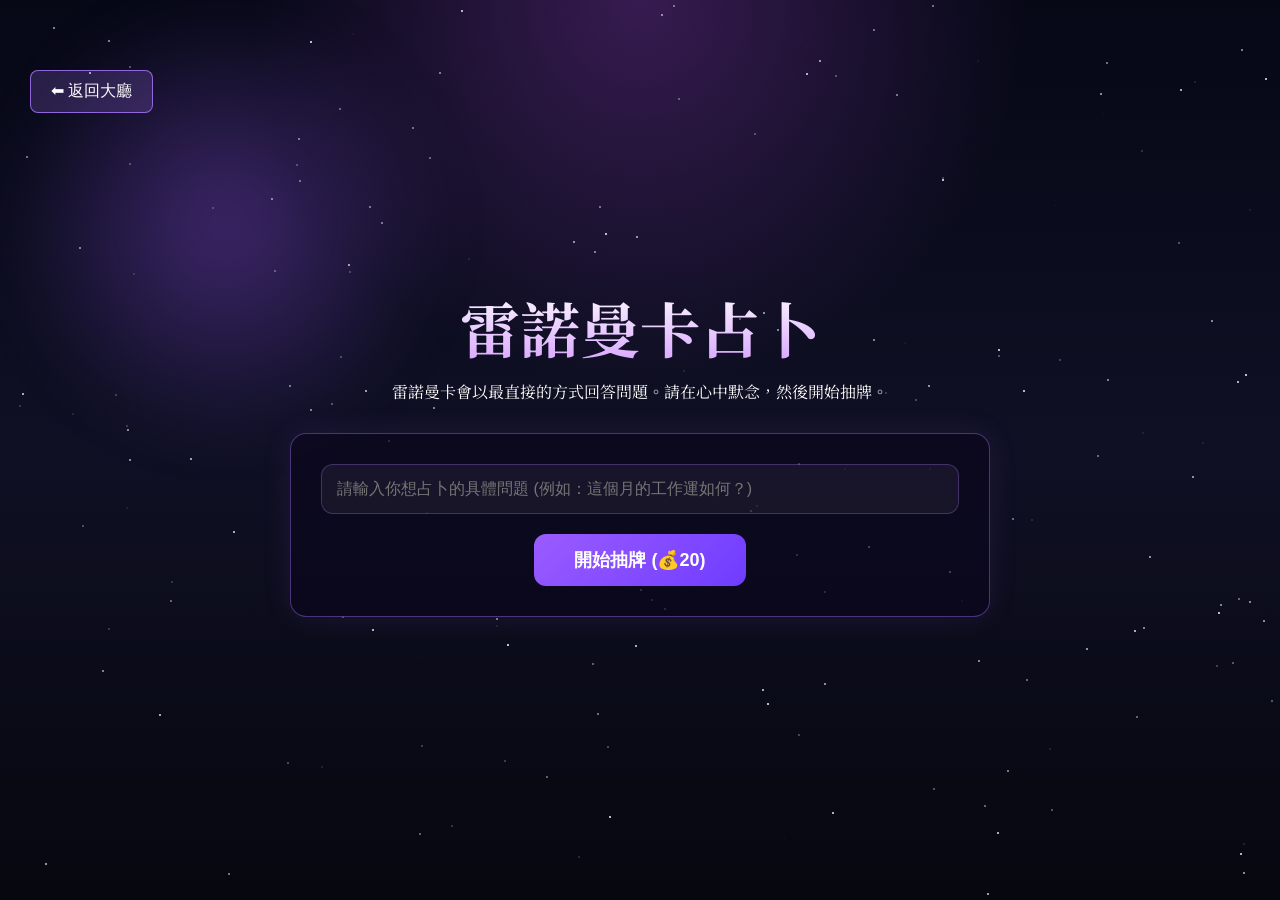
<file: templates/lenormand.html>
<!DOCTYPE html>
<html lang="zh-Hant">
<head>
    <meta charset="UTF-8">
    <meta name="viewport" content="width=device-width, initial-scale=1.0">
    <title>雷諾曼卡 - 命運大廳</title>

    <link rel="preconnect" href="https://fonts.googleapis.com">
    <link rel="preconnect" href="https://fonts.gstatic.com" crossorigin>
    <link href="https://fonts.googleapis.com/css2?family=Noto+Serif+TC:wght@400;600;700&display=swap" rel="stylesheet">
    
    <link rel="stylesheet" href="/static/css/style.css">
</head>

<body>
    <div class="stars" id="stars"></div>
    <div class="orb"></div>

    <div style="display: flex; min-height: 100vh; flex-direction: column; justify-content: center; align-items: center; position: relative; z-index: 10; padding: 20px; box-sizing: border-box;">
        
        <h1 class="fortune-title" style="margin-bottom: 10px; z-index: 5; color: white;">
            雷諾曼卡占卜
        </h1>
        <p class="fortune-subtitle" id="lenormandSubtitle" style="margin-bottom: 30px; z-index: 5; color: white;">
            雷諾曼卡會以最直接的方式回答問題。請在心中默念，然後開始抽牌。
        </p>

        <div style="background: rgba(12, 8, 30, 0.7); padding: 30px; border-radius: 16px; border: 1px solid rgba(170, 120, 255, 0.4); max-width: 700px; width: 100%; text-align: center; z-index: 5; box-shadow: 0 0 30px rgba(170, 120, 255, 0.1); box-sizing: border-box;">
                
            <input type="text" id="lenormandQuestion" placeholder="請輸入你想占卜的具體問題 (例如：這個月的工作運如何？)" style="width: 100%; padding: 15px; box-sizing: border-box; border-radius: 12px; background: rgba(255, 255, 255, 0.05); border: 1px solid rgba(170, 120, 255, 0.3); color: white; font-size: 16px; outline: none; margin-bottom: 20px;">

            <button id="drawLenormandBtn" onclick="startDrawLenormand()" style="background: linear-gradient(135deg, #9b5cff, #6f3cff); border: none; color: white; padding: 14px 40px; border-radius: 12px; font-size: 18px; font-weight: bold; cursor: pointer; transition: 0.3s;">
                開始抽牌 (💰20)
            </button>

            <p id="lenormandProgressText" style="display: none; color: #64c8ff; font-size: 16px; margin: 10px 0;">請依序點擊翻開 3 張牌 (0/3)</p>

            <div id="lenormandCardsArea" style="display: none; justify-content: center; gap: 20px; margin: 20px 0;">
            </div>

            <div id="lenormandLoading" style="display: none; color: #ffd700; margin: 15px 0; font-style: italic; font-size: 16px;">
                🦊 牌陣已成，正在解碼訊息...
            </div>

            <div id="lenormandResult" style="display: none; font-size: 16px; color: rgba(255, 255, 255, 0.95); line-height: 1.8; background: rgba(0, 0, 0, 0.5); padding: 20px; border-radius: 12px; border: 1px solid rgba(170, 120, 255, 0.3); text-align: left; margin-top: 15px;">
            </div>

            <button id="resetLenormandBtn" onclick="resetLenormand()" style="display: none; margin-top: 20px; background: transparent; border: 1px solid rgba(255, 255, 255, 0.4); color: rgba(255, 255, 255, 0.8); padding: 10px 30px; border-radius: 6px; cursor: pointer; transition: 0.3s; font-size: 16px;">
                直接進行下一場
            </button>
        </div>

        <button class="back-btn" onclick="window.location.href='/'" style="position: absolute; top: 30px; left: 30px; z-index: 1000; background: rgba(170, 120, 255, 0.2); border: 1px solid rgba(170, 120, 255, 0.8); color: white; padding: 10px 20px; border-radius: 8px; cursor: pointer; font-size: 16px;">
            ⬅ 返回大廳
        </button>
        
    </div>

    <script src="/static/js/data.js"></script>
    <script src="/static/js/main.js"></script>
    <script src="/static/js/lenormand.js"></script>
</body>
</html>
</file>
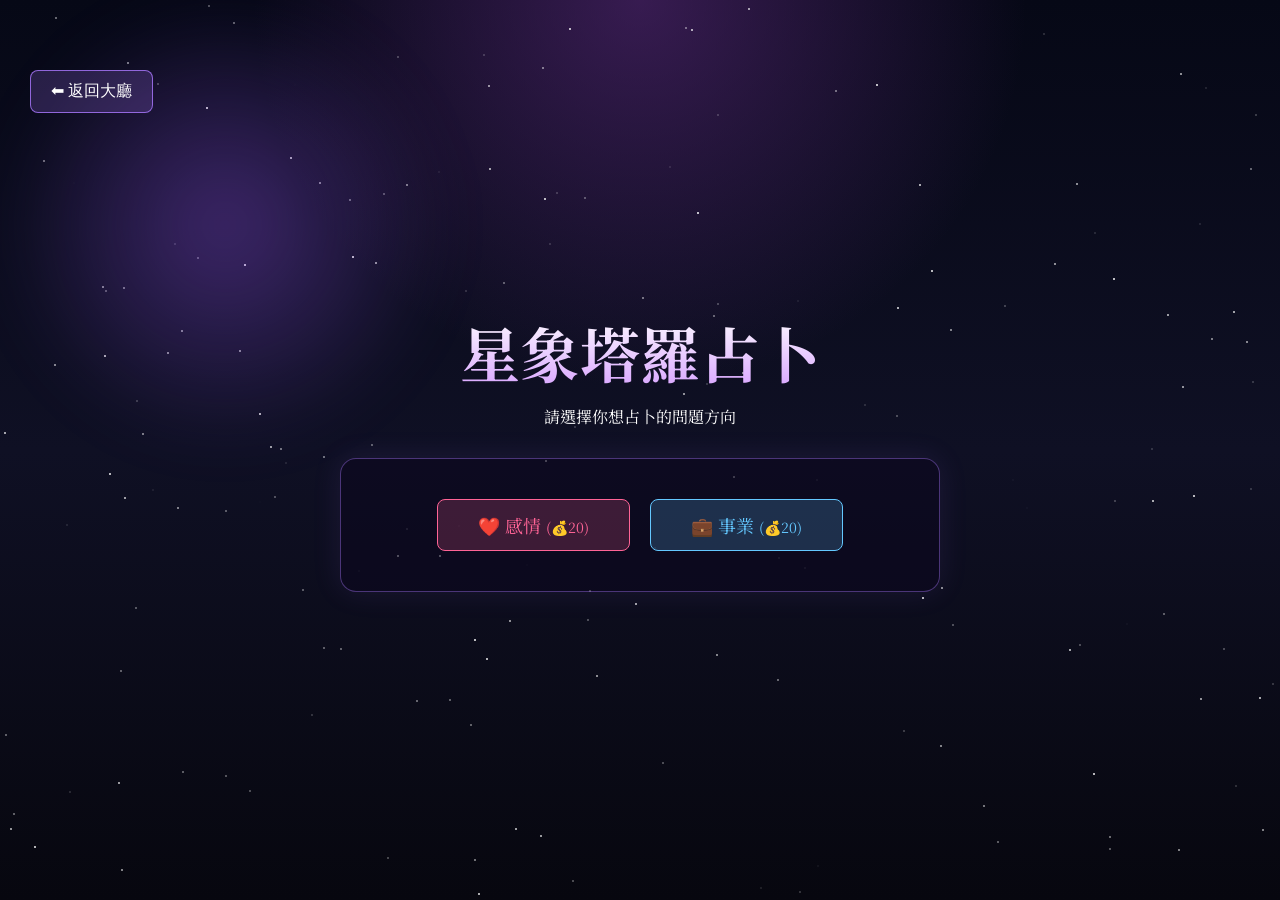
<file: templates/tarot.html>
<!DOCTYPE html>
<html lang="zh-Hant">
<head>
    <meta charset="UTF-8">
    <meta name="viewport" content="width=device-width, initial-scale=1.0">
    <title>塔羅占卜 - 命運大廳</title>

    <link rel="preconnect" href="https://fonts.googleapis.com">
    <link rel="preconnect" href="https://fonts.gstatic.com" crossorigin>
    <link href="https://fonts.googleapis.com/css2?family=Noto+Serif+TC:wght@400;600;700&display=swap" rel="stylesheet">
    
    <link rel="stylesheet" href="/static/css/style.css">
</head>
<body>
    <div class="stars" id="stars"></div>
    <div class="orb"></div>

    <div id="tarotScreen" style="display: flex; min-height: 100vh; flex-direction: column; justify-content: center; align-items: center; position: relative; z-index: 10; padding: 20px; box-sizing: border-box;">
        
        <h1 class="fortune-title" style="margin-bottom: 10px; z-index: 5; color: white;">
            星象塔羅占卜 
        </h1>
        <p class="fortune-subtitle" id="tarotInstruction" style="margin-bottom: 30px; z-index: 5; color: white;">
            請選擇你想占卜的問題方向
        </p>

        <div style="background: rgba(12, 8, 30, 0.6); padding: 40px; border-radius: 16px; border: 1px solid rgba(170, 120, 255, 0.4); max-width: 600px; width: 90%; text-align: center; z-index: 5; box-shadow: 0 0 30px rgba(170, 120, 255, 0.1);">
            
            <div id="questionTypeArea" style="display: flex; gap: 20px; justify-content: center;">
                <button onclick="startDrawing('love')" style="background: rgba(255, 100, 150, 0.2); border: 1px solid #ff6496; color: #ff6496; padding: 12px 40px; border-radius: 8px; font-size: 18px; cursor: pointer; transition: 0.3s; font-family: inherit;">
                    ❤️ 感情 <span style="font-size: 14px;">(💰20)</span>
                </button>
                <button onclick="startDrawing('career')" style="background: rgba(100, 200, 255, 0.2); border: 1px solid #64c8ff; color: #64c8ff; padding: 12px 40px; border-radius: 8px; font-size: 18px; cursor: pointer; transition: 0.3s; font-family: inherit;">
                    💼 事業 <span style="font-size: 14px;">(💰20)</span>
                </button>
            </div>

            <div id="tarotDrawArea" style="display: none; flex-direction: column; align-items: center; width: 100%;">
                <div style="display: flex; flex-direction: row; justify-content: center; gap: 30px; margin-bottom: 20px; min-height: 250px; width: 100%;">
                    
                    <div style="display: flex; flex-direction: column; align-items: center; gap: 15px;">
                        <span style="color: rgba(255, 255, 255, 0.9); font-size: 18px; font-weight: bold; letter-spacing: 2px; text-shadow: 0 0 10px rgba(170, 120, 255, 0.8);">過去</span>
                        <div class="card-container" id="card-0">
                            <div class="card-inner">
                                <div class="card-front"></div>
                                <div class="card-back" id="slot-0"></div>
                            </div>
                        </div>
                    </div>
                    
                    <div style="display: flex; flex-direction: column; align-items: center; gap: 15px;">
                        <span style="color: rgba(255, 255, 255, 0.9); font-size: 18px; font-weight: bold; letter-spacing: 2px; text-shadow: 0 0 10px rgba(170, 120, 255, 0.8);">現在</span>
                        <div class="card-container" id="card-1">
                            <div class="card-inner">
                                <div class="card-front"></div>
                                <div class="card-back" id="slot-1"></div>
                            </div>
                        </div>
                    </div>
                    
                    <div style="display: flex; flex-direction: column; align-items: center; gap: 15px;">
                        <span style="color: rgba(255, 255, 255, 0.9); font-size: 18px; font-weight: bold; letter-spacing: 2px; text-shadow: 0 0 10px rgba(170, 120, 255, 0.8);">未來</span>
                        <div class="card-container" id="card-2">
                            <div class="card-inner">
                                <div class="card-front"></div>
                                <div class="card-back" id="slot-2"></div>
                            </div>
                        </div>
                    </div>
                </div>
                
                <p id="selectionProgress" style="color: #64c8ff; font-size: 16px; margin-bottom: 0;">請從下方牌陣憑直覺選出 3 張牌 (0/3)</p>
                <div id="tarotFanArea"></div>
            </div>

            <div id="tarotResultArea" style="display: none; flex-direction: column; align-items: center;">
                <div id="aiLoading" style="color: #ffd700; margin-bottom: 15px; font-style: italic; font-size: 18px;">
                    ✨ 正在與宇宙連結，解讀星象指引... ✨
                </div>
                
                <div id="aiExplanation" style="display: none; font-size: 16px; color: rgba(255, 255, 255, 0.95); line-height: 1.8; background: rgba(0, 0, 0, 0.5); padding: 25px; border-radius: 12px; border: 1px solid rgba(170, 120, 255, 0.3); text-align: left; width: 100%;">
                </div>

                <button onclick="resetTarot()" style="margin-top: 25px; background: transparent; border: 1px solid rgba(255, 255, 255, 0.4); color: rgba(255, 255, 255, 0.8); padding: 10px 30px; border-radius: 6px; cursor: pointer; transition: 0.3s; font-size: 16px; font-family: inherit;">
                    重新占卜
                </button>
            </div>
        </div>

        <button class="back-btn" onclick="window.location.href='/'" style="position: absolute; top: 30px; left: 30px; z-index: 1000; background: rgba(170, 120, 255, 0.2); border: 1px solid rgba(170, 120, 255, 0.8); color: white; padding: 10px 20px; border-radius: 8px; cursor: pointer; font-size: 16px;">
            ⬅ 返回大廳
        </button>
    </div>

    <script src="/static/js/data.js"></script>
    <script src="/static/js/main.js"></script>
    <script src="/static/js/tarot.js"></script>
    </body>
</html>
</file>
<file: static/css/style.css>
* {
    margin: 0;
    padding: 0;
    box-sizing: border-box;
}

body {
    font-family: "Noto Serif TC", serif;
    min-height: 100vh;
    overflow: hidden;

    background:
        radial-gradient(circle at top,
            rgba(88, 40, 120, 0.6),
            transparent 35%),
        linear-gradient(to bottom,
            #060816,
            #0f1024,
            #07070f);

    color: white;
    position: relative;
}

/* 星空背景 */
.stars {
    position: absolute;
    width: 100%;
    height: 100%;
    overflow: hidden;
    z-index: 0;
}

.star {
    position: absolute;
    width: 2px;
    height: 2px;
    background: white;
    border-radius: 50%;

    opacity: 0.7;

    animation: twinkle 3s infinite alternate;
}

@keyframes twinkle {
    from {
        opacity: 0.2;
        transform: scale(1);
    }

    to {
        opacity: 1;
        transform: scale(1.8);
    }
}

/* 主畫面 */
.container {
    position: relative;
    z-index: 2;

    width: 100%;
    height: 100vh;

    display: flex;
    flex-direction: column;
    justify-content: center;
    align-items: center;

    padding: 40px;
    text-align: center;
}

.title {
    font-size: 68px;
    font-weight: 700;
    letter-spacing: 8px;

    background: linear-gradient(to bottom,
            #fff,
            #d8b4ff);

    background-clip: text;
    -webkit-background-clip: text;

    color: transparent;
    -webkit-text-fill-color: transparent;

    margin-bottom: 15px;
}

.subtitle {
    color: #cfcfe8;
    font-size: 18px;
    margin-bottom: 15px;
    opacity: 0.85;
}

.welcome-text {
    color: #f4ebff;
    font-size: 1rem;
    margin-bottom: 35px;
    opacity: 0.9;
}

/* 功能區 */
.menu-grid {
    width: 100%;
    max-width: 1200px;

    display: grid;
    grid-template-columns: repeat(auto-fit, minmax(220px, 1fr));

    gap: 25px;
}

.card {
    position: relative;
    height: 200px;

    border-radius: 24px;

    background: rgba(255, 255, 255, 0.07);

    backdrop-filter: blur(10px);

    border: 1px solid rgba(255, 255, 255, 0.12);

    overflow: hidden;

    cursor: pointer;

    transition: 0.35s;
}

.card:hover {
    transform: translateY(-8px) scale(1.03);

    border: 1px solid rgba(200, 150, 255, 0.5);

    box-shadow:
        0 0 20px rgba(170, 120, 255, 0.4),
        0 0 50px rgba(170, 120, 255, 0.15);
}

.card::before {
    content: "";

    position: absolute;
    inset: 0;

    background:
        linear-gradient(135deg,
            rgba(255, 255, 255, 0.15),
            transparent);

    pointer-events: none;
}

.card-content {
    height: 100%;

    display: flex;
    flex-direction: column;
    justify-content: center;
    align-items: center;

    gap: 14px;

    position: relative;
    z-index: 2;
}

.icon {
    font-size: 48px;

    filter: drop-shadow(0 0 10px rgba(255, 255, 255, 0.35));
}

.card h2 {
    font-size: 26px;
    letter-spacing: 2px;
}

.card p {
    font-size: 14px;
    color: #d7d7e7;
    opacity: 0.85;
}

/* 底部 */
.bottom-text {
    position: absolute;
    bottom: 25px;

    font-size: 14px;
    color: #a7a7bd;

    letter-spacing: 2px;
    opacity: 0.7;
}

/* 發光圓 */
.orb {
    position: absolute;

    width: 450px;
    height: 450px;

    background: radial-gradient(circle,
            rgba(160, 90, 255, 0.35),
            transparent 70%);

    border-radius: 50%;

    filter: blur(30px);

    z-index: 1;

    animation: float 6s ease-in-out infinite;
}

@keyframes float {
    0% {
        transform: translateY(0px);
    }

    50% {
        transform: translateY(-25px);
    }

    100% {
        transform: translateY(0px);
    }
}

/* ===================== */
/* 每日運勢頁面 */
/* ===================== */

#fortunePage {
    display: none;

    position: relative;
    z-index: 5;

    width: 100%;
    height: 100vh;

    flex-direction: column;
    justify-content: center;
    align-items: center;

    text-align: center;
}

.fortune-title {
    font-size: 60px;

    margin-bottom: 20px;

    background: linear-gradient(to bottom,
            #ffffff,
            #d69fff);

    background-clip: text;
    -webkit-background-clip: text;

    color: transparent;
    -webkit-text-fill-color: transparent;
}

.fortune-subtitle {
    color: #d8d8f0;
    margin-bottom: 40px;
}

.crystal-ball {
    width: 200px;
    height: 200px;

    border-radius: 50%;

    background:
        radial-gradient(circle at 30% 30%,
            rgba(255, 255, 255, 0.8),
            rgba(170, 100, 255, 0.4),
            rgba(60, 10, 100, 0.9));

    display: flex;
    justify-content: center;
    align-items: center;

    font-size: 70px;

    cursor: pointer;

    transition: 0.3s;

    box-shadow:
        0 0 40px rgba(170, 120, 255, 0.5),
        0 0 100px rgba(170, 120, 255, 0.2);

    animation: glow 3s infinite alternate;
}

.crystal-ball:hover {
    transform: scale(1.08);
}

@keyframes glow {
    from {
        box-shadow:
            0 0 40px rgba(170, 120, 255, 0.5),
            0 0 100px rgba(170, 120, 255, 0.2);
    }

    to {
        box-shadow:
            0 0 60px rgba(220, 180, 255, 0.9),
            0 0 120px rgba(220, 180, 255, 0.35);
    }
}

.fortune-result {
    margin-top: 50px;

    width: 80%;
    max-width: 700px;

    min-height: 120px;

    padding: 30px;

    border-radius: 24px;

    background: rgba(255, 255, 255, 0.08);

    backdrop-filter: blur(10px);

    border: 1px solid rgba(255, 255, 255, 0.15);

    font-size: 24px;
    line-height: 1.8;

    color: white;

    box-shadow:
        0 0 20px rgba(170, 120, 255, 0.15);
}

.back-btn {
    margin-top: 40px;

    padding: 14px 36px;

    border: none;
    border-radius: 14px;

    background: linear-gradient(135deg,
            #9b5cff,
            #6f3cff);

    color: white;

    font-size: 18px;

    cursor: pointer;

    transition: 0.3s;
}

.back-btn:hover {
    transform: translateY(-3px);

    box-shadow:
        0 0 20px rgba(170, 120, 255, 0.4);
}

.auth-top-group {
    position: fixed;
    top: 20px;
    right: 24px;
    z-index: 11;
    display: flex;
    gap: 8px;
}

.auth-top-btn {
    padding: 8px 12px;
    border: none;
    border-radius: 999px;
    background: linear-gradient(135deg, #9b5cff, #6f3cff);
    color: white;
    font-size: 0.92rem;
    font-weight: 700;
    cursor: pointer;
    box-shadow: 0 10px 26px rgba(155, 92, 255, 0.18);
    transition: transform 0.2s ease, box-shadow 0.2s ease;
}

.auth-top-btn:hover {
    transform: translateY(-2px);
    box-shadow: 0 14px 34px rgba(155, 92, 255, 0.25);
}

.auth-register-btn {
    background: linear-gradient(135deg, #ff8f8f, #ff5a98);
}

.auth-logout-btn {
    background: linear-gradient(135deg, #ff5a5a, #c90000);
}

/* ===================== */
/* 頭像下拉選單樣式 */
/* ===================== */

/* 頭像下拉選單容器 */
.avatar-dropdown-container {
    position: relative;
    display: inline-block;
}

/* 頭像按鈕 */
.avatar-btn {
    /* 移除預設按鈕樣式 */
    border: none;
    background: none;
    cursor: pointer;
    padding: 0;
    
    /* 顯示頭像和箭頭 */
    display: flex;
    align-items: center;
    gap: 6px;
    
    /* 頭像框樣式 */
    padding: 4px 8px;
    border-radius: 20px;
    background: rgba(170, 120, 255, 0.2);
    border: 1px solid rgba(170, 120, 255, 0.4);
    transition: all 0.3s ease;
}

/* 頭像按鈕懸停效果 */
.avatar-btn:hover {
    background: rgba(170, 120, 255, 0.35);
    border-color: rgba(170, 120, 255, 0.7);
    transform: translateY(-2px);
}

/* 頭像圖片 */
.avatar-img {
    /* 圓形頭像 */
    width: 32px;
    height: 32px;
    border-radius: 50%;
    object-fit: cover;
    border: 2px solid rgba(255, 255, 255, 0.3);
}

/* 下拉箭頭 */
.avatar-arrow {
    font-size: 10px;
    color: rgba(255, 255, 255, 0.6);
    transition: transform 0.3s ease;
}

/* 下拉箭頭動畫（選單打開時） */
.avatar-btn.active .avatar-arrow {
    transform: rotate(180deg);
}

/* 下拉式選單 */
.avatar-menu {
    /* 絕對定位，相對於avatar-btn */
    position: absolute;
    top: calc(100% + 8px);
    right: 0;
    z-index: 21;
    
    /* 寬度和背景 */
    width: 280px;
    background: rgba(12, 8, 30, 0.95);
    border-radius: 16px;
    border: 1px solid rgba(170, 120, 255, 0.3);
    box-shadow: 0 12px 40px rgba(0, 0, 0, 0.5);
    
    /* 內部間距 */
    overflow: hidden;
    
    /* 顯示動畫 */
    animation: slideDown 0.2s ease-out;
}

/* 下拉選單出現動畫 */
@keyframes slideDown {
    from {
        opacity: 0;
        transform: translateY(-10px);
    }
    to {
        opacity: 1;
        transform: translateY(0);
    }
}

/* 菜單區塊 */
.menu-section {
    padding: 12px 16px;
    border-bottom: 1px solid rgba(170, 120, 255, 0.15);
}

/* 最後一個區塊不顯示底部邊框 */
.menu-section:last-child {
    border-bottom: none;
}

/* 頭像上傳區塊 */
.avatar-upload-section {
    text-align: center;
}

/* 頭像上傳標籤 */
.avatar-upload-label {
    font-size: 12px;
    color: rgba(255, 255, 255, 0.6);
    margin-bottom: 8px;
    display: block;
}

/* 隱藏檔案輸入 */
.avatar-file-input {
    display: none;
}

/* 上傳圖片按鈕 */
.avatar-upload-btn {
    display: inline-block;
    padding: 6px 12px;
    background: linear-gradient(135deg, #9b5cff, #6f3cff);
    color: white;
    border-radius: 999px;
    font-size: 12px;
    font-weight: 700;
    cursor: pointer;
    transition: all 0.2s ease;
}

/* 上傳按鈕懸停效果 */
.avatar-upload-btn:hover {
    transform: translateY(-2px);
    box-shadow: 0 4px 12px rgba(155, 92, 255, 0.3);
}

/* 用戶資訊區塊 */
.user-info-section {
    display: flex;
    flex-direction: column;
    gap: 8px;
}

/* 菜單項目 */
.menu-item {
    font-size: 13px;
    color: rgba(255, 255, 255, 0.8);
    word-break: break-word;
}

/* 菜單項目中的強調文字 */
.menu-item strong {
    color: rgba(170, 120, 255, 0.8);
    font-weight: 600;
}

/* 元智幣區塊 */
.coin-section {
    padding-top: 8px;
    padding-bottom: 8px;
}

/* 元智幣顯示 */
.coin-display {
    margin-bottom: 12px;
}

/* 元智幣標題 */
.coin-title {
    font-size: 12px;
    color: rgba(255, 255, 255, 0.5);
    margin-bottom: 4px;
}

/* 元智幣數值 */
.coin-value {
    font-size: 20px;
    font-weight: 700;
    background: linear-gradient(135deg, #ffd700, #ffed4e);
    background-clip: text;
    -webkit-background-clip: text;
    color: transparent;
    -webkit-text-fill-color: transparent;
}

/* 獲得元智幣按鈕 */
.coin-earn-btn {
    width: 100%;
    padding: 8px 12px;
    background: linear-gradient(135deg, #ffa500, #ff8c00);
    color: white;
    border: none;
    border-radius: 8px;
    font-size: 13px;
    font-weight: 700;
    cursor: pointer;
    transition: all 0.2s ease;
}

/* 獲得元智幣按鈕懸停效果 */
.coin-earn-btn:hover {
    transform: translateY(-2px);
    box-shadow: 0 6px 16px rgba(255, 140, 0, 0.3);
}

/* 登出區塊 */
.logout-section {
    padding: 8px 16px;
}

/* 菜單中的登出按鈕 */
.logout-menu-btn {
    width: 100%;
    padding: 8px 12px;
    background: linear-gradient(135deg, #ff5a5a, #c90000);
    color: white;
    border: none;
    border-radius: 8px;
    font-size: 13px;
    font-weight: 700;
    cursor: pointer;
    transition: all 0.2s ease;
}

/* 登出按鈕懸停效果 */
.logout-menu-btn:hover {
    transform: translateY(-2px);
    box-shadow: 0 6px 16px rgba(255, 90, 90, 0.3);
}

.user-modal-overlay {
    position: fixed;
    inset: 0;
    background: rgba(5, 5, 20, 0.82);
    display: none;
    justify-content: center;
    align-items: center;
    z-index: 20;
    padding: 16px;
}

.user-modal-card {
    width: min(520px, 100%);
    border-radius: 24px;
    background: rgba(12, 8, 30, 0.96);
    border: 1px solid rgba(255, 255, 255, 0.12);
    box-shadow: 0 0 40px rgba(120, 70, 255, 0.25);
    padding: 26px;
}

.user-modal-header {
    display: flex;
    justify-content: space-between;
    align-items: center;
    margin-bottom: 20px;
}

.user-modal-header h2 {
    margin: 0;
    font-size: 1.25rem;
}

.modal-close-btn {
    border: none;
    background: rgba(255, 255, 255, 0.1);
    color: white;
    width: 34px;
    height: 34px;
    border-radius: 50%;
    font-size: 1.2rem;
    cursor: pointer;
}

.user-modal-body {
    display: grid;
    gap: 12px;
    margin-bottom: 24px;
}

.user-info-row {
    display: flex;
    justify-content: space-between;
    color: #dcd6ff;
    padding: 12px 16px;
    border-radius: 16px;
    background: rgba(255, 255, 255, 0.05);
}

.user-coin-box {
    display: flex;
    justify-content: space-between;
    align-items: flex-end;
    gap: 16px;
    padding: 22px 20px;
    border-radius: 22px;
    background: linear-gradient(135deg, rgba(255, 202, 84, 0.16), rgba(255, 121, 121, 0.12));
    border: 1px solid rgba(255, 215, 0, 0.18);
}

.coin-title {
    color: #f8e6b6;
    margin-bottom: 10px;
    font-size: 0.95rem;
}

.coin-action-btn {
    min-width: 140px;
    padding: 12px 16px;
    border: none;
    border-radius: 18px;
    background: linear-gradient(135deg, #ffd15c, #ff7f7f);
    color: #161823;
    font-weight: 700;
    cursor: pointer;
    transition: transform 0.2s ease, box-shadow 0.2s ease;
}

.coin-action-btn:hover {
    transform: translateY(-2px);
    box-shadow: 0 12px 26px rgba(255, 145, 90, 0.28);
}

.coin-value {
    font-size: 2.3rem;
    font-weight: 800;
    color: #fff;
}

.rpg-card {
    width: min(620px, 100%);
    margin: 0 auto;
    padding: 28px;
    display: grid;
    gap: 18px;
    border-radius: 28px;
    background: rgba(18, 12, 44, 0.96);
    border: 1px solid rgba(255, 255, 255, 0.12);
    box-shadow: 0 0 50px rgba(125, 80, 255, 0.2);
}

.rpg-status {
    display: flex;
    justify-content: space-between;
    gap: 12px;
    padding: 18px 20px;
    border-radius: 20px;
    background: rgba(255, 255, 255, 0.06);
    color: #f4f0ff;
    font-weight: 700;
}

.rpg-monster {
    padding: 20px;
    border-radius: 22px;
    background: linear-gradient(180deg, rgba(255, 120, 135, 0.14), rgba(71, 11, 84, 0.72));
    border: 1px solid rgba(255, 255, 255, 0.12);
}

.rpg-monster-name {
    font-size: 1.1rem;
    margin-bottom: 10px;
    color: #ffd77e;
}

.rpg-monster-health {
    color: #e0d7ff;
}

.rpg-log {
    min-height: 90px;
    padding: 18px 20px;
    border-radius: 20px;
    background: rgba(255, 255, 255, 0.06);
    border: 1px dashed rgba(255, 255, 255, 0.12);
    color: #e0ddff;
    line-height: 1.6;
}

.rpg-action-btn {
    padding: 16px 24px;
    border: none;
    border-radius: 18px;
    background: linear-gradient(135deg, #8f6bff, #ff7fa3);
    color: white;
    font-size: 18px;
    font-weight: 700;
    cursor: pointer;
    transition: transform 0.2s ease, box-shadow 0.2s ease;
}

.rpg-action-btn:hover {
    transform: translateY(-2px);
    box-shadow: 0 18px 34px rgba(143, 92, 255, 0.25);
}

#rpgPage {
    display: none;
    position: relative;
    z-index: 5;
    width: 100%;
    height: 100vh;
    flex-direction: column;
    justify-content: center;
    align-items: center;
    text-align: center;
}

#authPage {
    display: none;
    position: relative;
    z-index: 5;
    width: 100%;
    height: 100vh;
    flex-direction: column;
    justify-content: center;
    align-items: center;
    text-align: center;
}

.auth-tab-group {
    display: flex;
    justify-content: center;
    gap: 10px;
    margin-bottom: 24px;
}

.auth-tab-btn {
    flex: 1;
    padding: 12px 14px;
    border: none;
    border-radius: 999px;
    background: rgba(255, 255, 255, 0.08);
    color: #e6e1ff;
    font-weight: 700;
    cursor: pointer;
    transition: background 0.2s ease, color 0.2s ease;
}

.auth-tab-btn.auth-active {
    background: linear-gradient(135deg, #9b5cff, #6f3cff);
    color: white;
}

.login-alert,
.register-alert {
    margin-top: 18px;
    padding: 14px 18px;
    border-radius: 14px;
    font-size: 0.95rem;
    display: none;
}

@media(max-width:768px) {
    .auth-top-group {
        top: 14px;
        right: 14px;
        gap: 6px;
    }

    .auth-top-btn {
        padding: 10px 14px;
        font-size: 0.85rem;
    }
}

.register-card {
    width: 100%;
    max-width: 520px;
    margin-top: 20px;
    padding: 30px;
    border-radius: 24px;
    background: rgba(255, 255, 255, 0.08);
    backdrop-filter: blur(10px);
    border: 1px solid rgba(255, 255, 255, 0.15);
    box-shadow: 0 0 20px rgba(170, 120, 255, 0.15);
}

.register-form {
    display: flex;
    flex-direction: column;
    gap: 16px;
}

.form-group {
    text-align: left;
}

.form-group label {
    display: block;
    margin-bottom: 8px;
    font-size: 0.95rem;
    color: #e8e4ff;
}

.form-group input {
    width: 100%;
    padding: 14px 16px;
    border-radius: 14px;
    border: 1px solid rgba(255, 255, 255, 0.18);
    background: rgba(255, 255, 255, 0.08);
    color: white;
    outline: none;
}

.form-group input:focus {
    border-color: rgba(155, 92, 255, 0.8);
    box-shadow: 0 0 0 4px rgba(155, 92, 255, 0.12);
}

.submit-btn {
    width: 100%;
    padding: 14px 24px;
    border: none;
    border-radius: 14px;
    background: linear-gradient(135deg, #9b5cff, #6f3cff);
    color: white;
    font-size: 18px;
    cursor: pointer;
    transition: 0.3s;
}

.submit-btn:hover {
    transform: translateY(-2px);
    box-shadow: 0 0 20px rgba(170, 120, 255, 0.35);
}

.register-meta {
    margin-top: 18px;
    color: #d8d8f0;
    font-size: 0.95rem;
    opacity: 0.9;
}

.register-alert {
    margin-top: 18px;
    padding: 14px 18px;
    border-radius: 14px;
    font-size: 0.95rem;
    background: rgba(255, 255, 255, 0.1);
    color: #fff;
    display: none;
}

.register-alert.success {
    background: rgba(106, 200, 120, 0.2);
    color: #d6ffd8;
    border: 1px solid rgba(106, 200, 120, 0.4);
}

.register-alert.error {
    background: rgba(255, 110, 110, 0.18);
    color: #ffe6e6;
    border: 1px solid rgba(255, 110, 110, 0.35);
}

@media(max-width:768px) {
    .title {
        font-size: 42px;
    }

    .fortune-title {
        font-size: 42px;
    }

    .card {
        height: 170px;
    }

    .crystal-ball {
        width: 160px;
        height: 160px;
    }
}

/* 卡片容器，設定透視度讓 3D 效果更真實 */
.card-container {
    width: 140px;
    height: 230px;
    perspective: 1000px;
}

/* 卡片內層，控制翻轉動畫時間與保留 3D 空間 */
.card-inner {
    width: 100%;
    height: 100%;
    position: relative;
    transition: transform 0.6s ease-in-out;
    transform-style: preserve-3d;
}

/* 當卡片加上 flipped 類別時，翻轉 180 度 */
.card-container.flipped .card-inner {
    transform: rotateY(180deg);
}

/* 牌的正面與背面共用設定：隱藏背面、絕對定位疊加 */
.card-front, .card-back {
    width: 100%;
    height: 100%;
    position: absolute;
    backface-visibility: hidden;
    border-radius: 12px;
    display: flex;
    flex-direction: column;
    justify-content: center;
    align-items: center;
    text-align: center;
}

/* 牌背：原本的未翻開狀態 */
.card-front {
    background-color: rgba(0,0,0,0.3); /* 備用底色 */
    background-image: url('/static/images/card-back.jpg'); /* 替換成你的牌背路徑 */
    background-size: cover;
    background-position: center;
    border: 1px dashed rgba(255,255,255,0.4);
    color: transparent; /* 隱藏原本的文字 */
}

/* 牌面：翻開後的狀態 */
.card-back {
    background-color: rgba(20, 15, 40, 0.8);
    background-size: cover;
    background-position: center;
    border: 1px solid rgba(170, 120, 255, 0.8);
    transform: rotateY(180deg);
    position: relative; /* 讓裡面的文字標籤可以定位在底部 */
    overflow: hidden;   /* 確保卡片底部的圓角不會被文字標籤蓋住 */
}

#tarotFanArea {
    position: relative;
    width: 100%;
    height: 120px; 
    margin-top: 10px;
    margin-bottom: 10px;
    display: flex;
    justify-content: center;
    align-items: flex-end;
    overflow: visible;
    transform-origin: center 600px;
}

.fan-card {
    position: absolute;
    width: 50px;       /* 稍微縮小一點以容納22張牌 */
    height: 90px;
    background-color: rgba(20, 15, 40, 0.9); /* 備用底色 */
    
    /* 🌟 關鍵新增：使用金色星星卡背圖片 */
    background-image: url('/static/images/card-back2.jpg'); /* 將此處替換為你實際存放金色星星圖片文件的路徑 */
    background-size: cover;    /* 填滿卡片區域並保持比例裁剪 */
    background-position: center; /* 圖片置中 */
    
    border: 1px dashed rgba(170, 120, 255, 0.6); /* 保持虛線 */
    border-radius: 6px;
    cursor: pointer;
    
    /* 核心魔法：將旋轉中心點設在卡片下方 300px 處，製造弧形半徑 */
    transform-origin: center 300px; 
    
    /* 讀取 JS 設定的角度，並加上過渡動畫 */
    transform: rotate(var(--rot)) translateY(0);
    transition: transform 0.3s ease, opacity 0.5s ease;
    box-shadow: 0 0 10px rgba(0,0,0,0.5);
}

/* 滑鼠懸停時，牌會稍微抽高亮起 - 修改此塊 */
.fan-card:hover {
    transform: rotate(var(--rot)) translateY(-20px);
    
    
    z-index: 50 !important; /* 確保浮出的牌在最上層 */
}
/* 當牌被點擊選走後隱藏 */
.fan-card.picked {
    opacity: 0;
    pointer-events: none; /* 點過不能再點 */
}

#dreamInput:focus {
    border-color: rgba(170, 120, 255, 0.8) !important;
    box-shadow: 0 0 15px rgba(170, 120, 255, 0.3);
}

#dreamResult::-webkit-scrollbar {
    width: 6px;
}
#dreamResult::-webkit-scrollbar-thumb {
    background: rgba(170, 120, 255, 0.5);
    border-radius: 10px;
}

/* ===================== */
/* 答案之書外加樣式 */
/* ===================== */
.open-book-wrapper {
    cursor: pointer;
    width: 90%;
    max-width: 760px;
    height: 480px;
    position: relative;
    z-index: 5;
    perspective: 1500px; /* 3D 透視感 */
    transition: transform 0.3s cubic-bezier(0.4, 0.2, 0.2, 1);
}

.open-book-wrapper:hover {
    transform: translateY(-5px) scale(1.02);
}

/* 紅色書皮 */
.book-cover {
    display: flex;
    width: 100%;
    height: 100%;
    background: #b21f1f; 
    padding: 10px 14px;
    border-radius: 4px 14px 14px 4px;
    box-shadow: 0 30px 60px rgba(0,0,0,0.7), inset 0 0 20px rgba(0,0,0,0.4);
    position: relative;
    transform-style: preserve-3d;
}

/* 內頁通用 */
.page {
    flex: 1;
    background: #fcfaf5; /* 象牙白紙張色 */
    position: relative;
    overflow: hidden;
}

/* 左頁 (書脊陰影) */
.page-left {
    border-radius: 2px 0 0 2px;
    border-right: 1px solid #dcdcdc;
    background: linear-gradient(to right, #fcfaf5 85%, #e6e2d3 100%);
    display: flex;
    justify-content: center;
    align-items: center;
}

/* 右頁 (書脊陰影 + 邊框裝飾) */
.page-right {
    border-radius: 0 10px 10px 0;
    border-left: 1px solid #fff;
    background: linear-gradient(to left, #fcfaf5 88%, #dfdcd1 100%);
    padding: 30px;
    display: flex;
    flex-direction: column;
    justify-content: center;
}

/* 復古雙層內框 */
.page-border {
    border: 1px solid #444;
    width: 100%;
    height: 100%;
    padding: 5px;
    position: relative;
    display: flex;
    justify-content: center;
    align-items: center;
}

.page-border::before {
    content: "";
    position: absolute;
    inset: 4px;
    border: 1px solid #444;
}

/* 答案文字樣式 */
.answer-text {
    font-family: "Noto Serif TC", serif;
    color: #222;
    font-size: 24px;
    font-weight: 700;
    letter-spacing: 4px;
    line-height: 1.8;
    text-align: center;
    padding: 0 20px;
    opacity: 1;
    transition: opacity 0.2s ease;
}

/* 左頁小裝飾 */
.page-ornament {
    opacity: 0.8;
}

/* 獨立的翻動書頁 */
.flipping-page {
    position: absolute;
    top: 10px;
    right: 14px;
    width: calc(50% - 14px); /* 覆蓋右頁的大小 */
    height: calc(100% - 20px);
    background: linear-gradient(to left, #fcfaf5 88%, #dfdcd1 100%);
    border-radius: 0 10px 10px 0;
    padding: 30px;
    transform-origin: left center; /* 軸心在左側書脊 */
    transform-style: preserve-3d;
    transform: rotateY(0deg);
    pointer-events: none;
    opacity: 0;
    z-index: 10;
}

/* 觸發翻頁動畫 */
.flipping-page.is-flipping {
    opacity: 1;
    animation: pageTurn 0.7s cubic-bezier(0.4, 0.0, 0.2, 1) forwards;
}

@keyframes pageTurn {
    0% {
        transform: rotateY(0deg);
        box-shadow: -5px 0 15px rgba(0,0,0,0.1);
    }
    50% {
        box-shadow: -15px 0 25px rgba(0,0,0,0.2);
    }
    100% {
        transform: rotateY(-180deg);
        box-shadow: 0 0 0 rgba(0,0,0,0);
        opacity: 0;
    }
}

/* 響應式手機版適應 */
@media (max-width: 768px) {
    .open-book-wrapper { height: 350px; }
    .answer-text { font-size: 18px; padding: 0 10px; }
    .page-right, .flipping-page { padding: 15px; }
    .page-border::before { inset: 3px; }
}

/* ===================== */
/* 雷諾曼卡外加樣式  */
/* ===================== */
.lenormand-card-container {
    width: 100px;
    height: 150px;
    perspective: 1000px;
    cursor: pointer;
}

.lenormand-card-inner {
    width: 100%;
    height: 100%;
    position: relative;
    transition: transform 0.6s cubic-bezier(0.4, 0.2, 0.2, 1);
    transform-style: preserve-3d;
}

/* 點擊後加上 .flipped 類別來觸發翻轉 */
.lenormand-card-container.flipped .lenormand-card-inner {
    transform: rotateY(180deg);
    cursor: default;
}

.lenormand-card-front, .lenormand-card-back {
    width: 100%;
    height: 100%;
    position: absolute;
    backface-visibility: hidden;
    border-radius: 8px;
    box-shadow: 0 5px 15px rgba(0,0,0,0.5);
}

/* 牌背：未翻開的樣子 */
.lenormand-card-front {
    background: linear-gradient(135deg, #3c2a63, #1a103c);
    border: 2px dashed rgba(170, 120, 255, 0.6);
    display: flex;
    justify-content: center;
    align-items: center;
    font-size: 32px;
}

/* 牌面：翻開後的樣子 */
.lenormand-card-back {
    background: linear-gradient(135deg, rgba(20, 15, 40, 0.9), rgba(40, 30, 70, 0.9));
    border: 1px solid rgba(170, 120, 255, 0.8);
    transform: rotateY(180deg);
    display: flex;
    flex-direction: column;
    justify-content: center;
    align-items: center;
    color: #ffd700;
    font-weight: bold;
    font-size: 18px;
}

.lenormand-card-back span {
    font-size: 32px;
    margin-bottom: 10px;
}

#lenormandQuestion:focus {
    border-color: rgba(170, 120, 255, 0.8) !important;
    box-shadow: 0 0 15px rgba(170, 120, 255, 0.3);
}
</file>
